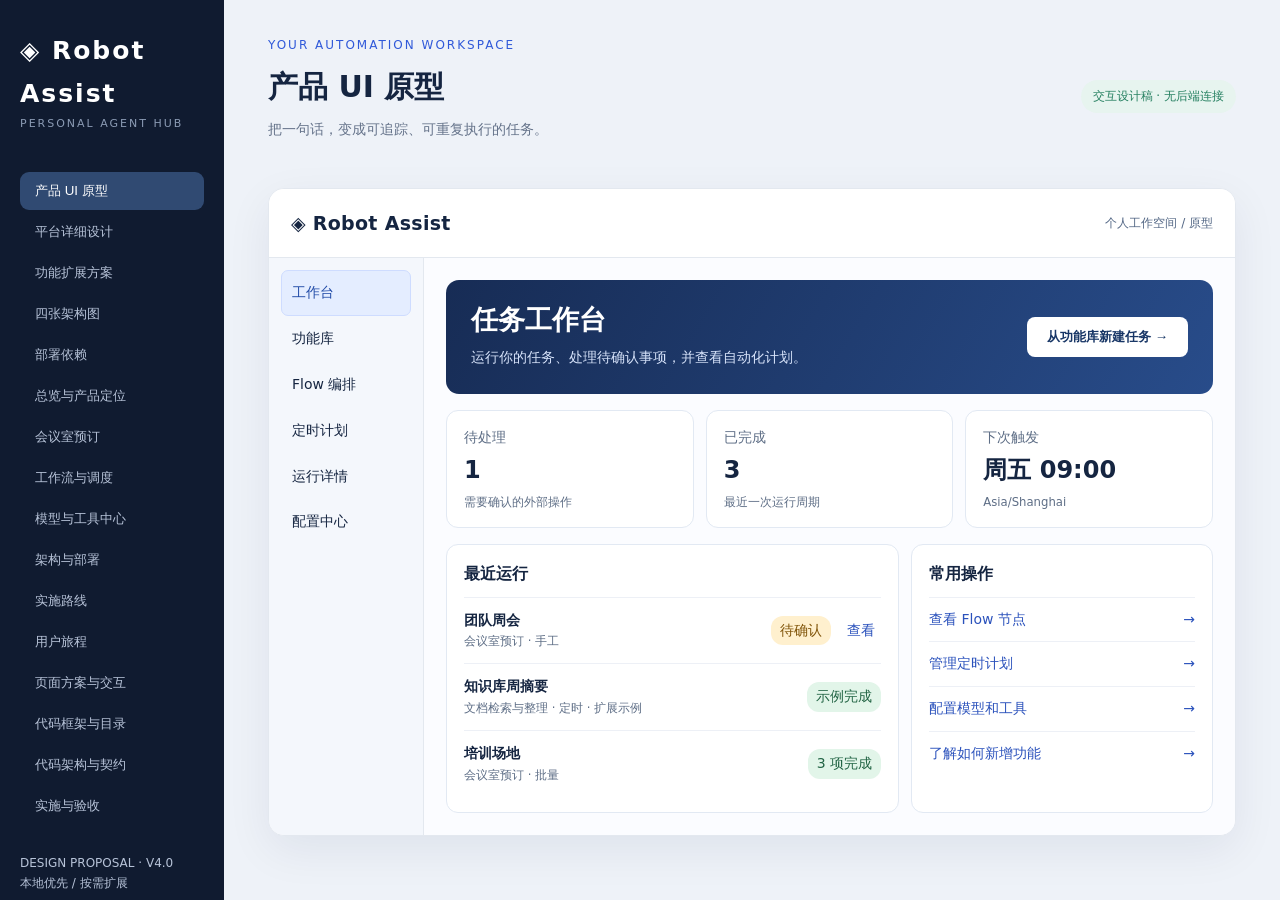
<file: assistant-design.html>
<!doctype html>
<html lang="zh-CN"><head><meta charset="utf-8"><meta name="viewport" content="width=device-width,initial-scale=1"><title>Robot Assist · 个人助手设计</title><style>
:root{--bg:#f3f5f8;--ink:#19263b;--muted:#748095;--line:#e3e8ef;--blue:#3867ed}*{box-sizing:border-box}body{margin:0;background:var(--bg);color:var(--ink);font:14px/1.7 system-ui,'Microsoft YaHei',sans-serif}aside{position:fixed;width:224px;height:100vh;background:#142238;color:#b7c3d8;padding:30px 20px}.brand{font-size:25px;color:white;font-weight:750;letter-spacing:2px}.tag{font-size:11px;letter-spacing:2px;color:#8b9bb4;margin-bottom:38px}nav button{display:block;width:100%;text-align:left;margin:8px 0;background:none;color:inherit;border:0;padding:13px 15px;border-radius:9px;cursor:pointer}nav button.active{background:#304a72;color:white}.foot{position:absolute;bottom:26px;font-size:12px}main{margin-left:224px;padding:35px 44px;max-width:1500px}header{display:flex;justify-content:space-between;align-items:center;margin-bottom:30px}.eyebrow{color:var(--blue);font-size:12px;letter-spacing:2px}h1{font-size:30px;margin:6px 0}h2{font-size:19px;margin:0 0 16px}h3{font-size:15px;margin:0 0 8px}p{color:#65738a;margin:6px 0 16px}.badge{background:#e7f4ef;color:#268061;padding:6px 12px;border-radius:20px;font-size:12px}.grid{display:grid;grid-template-columns:repeat(3,1fr);gap:18px}.two{display:grid;grid-template-columns:1.4fr 1fr;gap:20px}.card{background:white;border:1px solid var(--line);border-radius:13px;padding:24px;margin-bottom:20px}.metric{font-size:28px;font-weight:700}.label{font-size:12px;color:var(--muted)}.hero{background:linear-gradient(115deg,#20385b,#365c90);color:white;padding:30px;border-radius:14px;margin-bottom:24px}.hero p{color:#c4d4e9}.hero h2{font-size:25px}.pill{display:inline-block;padding:4px 10px;background:#eef2fc;color:#4561a0;border-radius:6px;font-size:12px;margin:4px}button.primary{background:var(--blue);color:white;border:0;padding:11px 20px;border-radius:8px;cursor:pointer}button.secondary{background:white;color:var(--blue);border:1px solid #cad6f3;padding:10px 18px;border-radius:8px;cursor:pointer}label{display:block;margin-bottom:14px;color:#52617a}input,select,textarea{width:100%;padding:10px;border:1px solid #dbe2ec;border-radius:7px;font:inherit;background:#fff;color:var(--ink);margin-top:6px}input[type=checkbox]{width:auto}textarea{height:115px;resize:vertical}.row{display:flex;gap:15px}.row>*{flex:1}table{width:100%;border-collapse:collapse;text-align:left}td,th{padding:13px 10px;border-bottom:1px solid var(--line);font-size:13px}th{color:#718098;font-weight:500}.step{border-left:2px solid #b6c8f7;padding:0 0 20px 20px;margin-left:7px}.step b{display:block}.note{padding:12px 16px;background:#fff7e7;color:#8b6c30;border-radius:8px;font-size:12px}.page{display:none}.page.active{display:block}code{background:#eef2f8;padding:2px 5px;border-radius:4px}ul{padding-left:20px;color:#65738a}.architecture{display:flex;gap:12px;align-items:stretch;flex-wrap:wrap}.node{flex:1;min-width:160px;border:1px solid #cbd9f3;background:#f6f9ff;border-radius:10px;padding:18px}.node strong{display:block;color:#345ca3}#result{white-space:pre-wrap;padding-top:15px;color:#42638b}@media(max-width:850px){aside{position:static;width:auto;height:auto}.tag,.foot{display:none}nav{display:flex;flex-wrap:wrap}nav button{width:auto}main{margin:0;padding:22px}.grid,.two{grid-template-columns:1fr}.row{flex-direction:column}header{align-items:start;gap:10px}}
aside{overflow-y:auto}.foot{position:static;margin-top:28px}nav button{margin:3px 0;padding:10px 15px}pre{white-space:pre-wrap;overflow-wrap:anywhere;background:#142238;color:#d5e2f7;padding:22px;border-radius:10px;font:13px/1.8 Consolas,monospace} .wire{background:#f4f7fc;border:1px dashed #b7c7e4;padding:16px;border-radius:10px}.wirebar{background:#dde7f8;padding:12px;margin-bottom:14px;border-radius:6px}.wirebox{background:white;border:1px solid #dce4f1;padding:20px;border-radius:6px;margin-bottom:14px;min-height:105px}table{display:block;overflow-x:auto}td{min-width:140px} @media print{aside,header .badge{display:none}main{margin:0;padding:0}.page{display:block!important;break-before:page}.card{break-inside:avoid}body{background:white}pre{background:#f1f3f8;color:#19263b}}
.product{background:white;border:1px solid var(--line);border-radius:16px;overflow:hidden}.product-top,.product-head{display:flex;justify-content:space-between;gap:12px;align-items:center}.product-top{padding:16px 22px;background:#edf3ff;border-bottom:1px solid var(--line)}.product-top span{color:#536785;font-size:12px}.product-layout{display:grid;grid-template-columns:155px minmax(0,1fr)}.product-nav{padding:12px;background:#f8faff;border-right:1px solid var(--line)}.product-nav button,.ui-flow button{display:block;width:100%;border:1px solid transparent;text-align:left;background:transparent;color:var(--ink);padding:10px;font:inherit;cursor:pointer;border-radius:7px}.product-nav button[aria-pressed=true],.ui-flow button[aria-pressed=true]{background:#e4edff;color:#224ca8;border-color:#cedcff}.product-content{padding:22px;min-height:360px}.product-head{margin-bottom:18px}.product-head h2,.product-head p{margin:0}.ui-box{padding:16px;border:1px solid var(--line);border-radius:9px;background:#f9fbfe;min-width:0}.ui-label{margin-top:22px}.chip{border-radius:12px;padding:3px 9px;display:inline-block;white-space:nowrap}.amber{background:#fff0ce;color:#805409}.green{background:#e2f5e9;color:#226444}.ui-flow span{display:block;text-align:center;color:#536785}.ui-flow button{border-color:var(--line);background:white}.diagram-index{display:flex;gap:10px;flex-wrap:wrap;margin-bottom:20px}.diagram-index a{background:white;border:1px solid var(--line);border-radius:8px;padding:8px 14px;color:#284e9d}.diagram{scroll-margin-top:20px}.graph{display:grid;gap:7px;text-align:center;margin-bottom:14px}.graph-node{background:#eaf0ff;color:#183467;padding:10px;border-radius:8px;border:1px solid #cbd9f4;font-weight:650;overflow-wrap:anywhere}.graph-node.data{background:#e3f2ec;border-color:#bfded0;color:#1c5943}.graph-node.ext{background:#f4eef9;border-color:#e1d4ef;color:#533b6c}.graph-edge{color:#4d5f7a;font-size:13px}.graph-row{display:flex;gap:10px}.graph-row>*{flex:1;min-width:0}.graph-boundary{background:#f8faff;border:1px dashed #a5b8d5;border-radius:9px;padding:12px}.graph-boundary b{display:block;margin-bottom:10px}.graph-boundary .graph-edge{margin:7px 0}.sequence td:first-child{min-width:48px}.sequence td:last-child{width:70%}
@media(max-width:1050px){.product-layout{grid-template-columns:1fr}.product-nav{display:flex;flex-wrap:wrap;border-right:0;border-bottom:1px solid var(--line);gap:5px}.product-nav button{width:auto}.product-content .grid{grid-template-columns:1fr}}@media(max-width:620px){.graph-row{flex-direction:column}.product-head,.product-top{align-items:start;flex-wrap:wrap}.product-content{padding:14px}}

.sequence-scroll{overflow-x:auto}.sequence-chart{min-width:760px;padding-bottom:12px}.sequence-head{display:grid;grid-template-columns:repeat(5,1fr);gap:6px;text-align:center}.sequence-head b{padding:8px 3px;border-radius:6px;background:#eaf0ff;color:#183467}.sequence-row{display:grid;grid-template-columns:repeat(10,1fr);min-height:56px;background:repeating-linear-gradient(to right,transparent 0,transparent calc(10% - 1px),#cbd9ed calc(10% - 1px),#cbd9ed 10%,transparent 10%,transparent 20%)}.sequence-message{align-self:center;position:relative;text-align:center;font-size:12px;background:#fff;color:#284773;border-bottom:2px solid #6487c6;padding:1px 0 4px}.sequence-message:after{content:'';position:absolute;bottom:-5px;border:4px solid transparent}.sequence-message.right:after{right:-4px;border-left-color:#6487c6}.sequence-message.left:after{left:-4px;border-right-color:#6487c6}
[data-config][aria-pressed=true]{background:#e4edff;border-color:#8ba9eb;font-weight:700}#tool-journeys,[id^=journey-]{scroll-margin-top:18px}#config-status{margin:12px 0 0}#config-fields [hidden]{display:none}#market-panel{margin-bottom:14px}#market-panel[hidden]{display:none}#market-panel summary{cursor:pointer;font-weight:700}#config-source{color:#395786}
:root{--bg:#eef2f8;--ink:#152541;--blue:#3059d9}
aside{background:#101b30}main{max-width:1680px}.product{box-shadow:0 14px 45px #10234412}.product-top{background:#fff;padding:18px 22px}.product-top strong{font-size:19px;letter-spacing:.3px}.product-content{background:#fbfcff}.product-nav{background:#f4f7fc}
.workspace-hero{display:flex;align-items:center;justify-content:space-between;gap:18px;padding:24px 25px;background:linear-gradient(120deg,#172c55,#284c8a);color:#fff;border-radius:13px}.workspace-hero h2{font-size:27px;line-height:1.2;margin:0 0 9px}.workspace-hero p{margin:0;color:#d7e3fa}.workspace-hero button{background:#fff;color:#183666;flex-shrink:0;font-weight:700}
.workspace-stats,.library-grid{display:grid;grid-template-columns:repeat(3,minmax(0,1fr));gap:12px;margin:16px 0}.workspace-stat,.workspace-block,.feature-tile{border:1px solid #e2e9f3;border-radius:12px;background:#fff;padding:15px 17px;min-width:0}.workspace-stat b{display:block;font-size:24px;line-height:1.3;margin:6px 0}.workspace-stat span,.workspace-stat small,.activity small{color:#5e6e86;display:block}.workspace-columns{display:grid;grid-template-columns:minmax(0,1.5fr) minmax(0,1fr);gap:12px}.workspace-block h3{font-size:16px;margin-bottom:9px}.activity{display:flex;align-items:center;justify-content:space-between;gap:10px;padding:11px 0;border-top:1px solid #edf0f6}.activity div:first-child{flex:1}.text-button,.jump-button{border:0;background:transparent;color:#2b52bc;cursor:pointer;font:inherit}.jump-button{display:flex;justify-content:space-between;width:100%;text-align:left;padding:10px 0;border-top:1px solid #edf0f6}.feature-tile{display:flex;flex-direction:column;align-items:flex-start}.feature-tile button{margin-top:auto}.feature-icon{background:#e9efff;border-radius:9px;padding:4px 12px;color:#3059d9;font-size:21px;margin-bottom:10px}
@media(max-width:1100px){.workspace-columns{grid-template-columns:1fr}}@media(max-width:680px){.workspace-hero{align-items:flex-start;flex-direction:column}.workspace-stats,.library-grid{grid-template-columns:1fr}.activity{flex-wrap:wrap}}
.booking-actions{display:flex;flex-wrap:wrap;gap:7px;margin-top:auto}.booking-actions button{padding:7px 10px}</style></head><body><aside><div class="brand">◈ Robot Assist</div><div class="tag">PERSONAL AGENT HUB</div><nav><button class="active" data-page="prototype">产品 UI 原型</button><button data-page="blueprint">平台详细设计</button><button data-page="extensions">功能扩展方案</button><button data-page="diagrams">四张架构图</button><button data-page="deploydeps">部署依赖</button><button data-page="overview">总览与产品定位</button><button data-page="booking">会议室预订</button><button data-page="workflow">工作流与调度</button><button data-page="integrations">模型与工具中心</button><button data-page="architecture">架构与部署</button><button data-page="roadmap">实施路线</button><button data-page="journeys">用户旅程</button><button data-page="pages">页面方案与交互</button><button data-page="framework">代码框架与目录</button><button data-page="codearch">代码架构与契约</button><button data-page="delivery">实施与验收</button></nav><div class="foot">DESIGN PROPOSAL · V4.0<br>本地优先 / 按需扩展</div></aside><main><header><div><div class="eyebrow">YOUR AUTOMATION WORKSPACE</div><h1 id="title">产品 UI 原型</h1><p>把一句话，变成可追踪、可重复执行的任务。</p></div><span class="badge">交互设计稿 · 无后端连接</span></header>

<section id="prototype" class="page active">
<div class="product">
  <div class="product-top"><strong>◈ Robot Assist</strong><span>个人工作空间 / 原型</span></div>
  <div class="product-layout">
  <div class="product-nav" aria-label="原型导航">
    <button data-view="dash" aria-pressed="true">工作台</button>
    <button data-view="library" aria-pressed="false">功能库</button>
    <button data-view="editor" aria-pressed="false">Flow 编排</button>
    <button data-view="plans" aria-pressed="false">定时计划</button>
    <button data-view="run" aria-pressed="false">运行详情</button>
    <button data-view="settings" aria-pressed="false">配置中心</button>
  </div>
  <div class="product-content">
    <div id="ui-dash" class="ui-panel">
      <div class="workspace-hero">
        <div><h2>任务工作台</h2><p>运行你的任务、处理待确认事项，并查看自动化计划。</p></div>
        <button class="primary" data-open-view="library">从功能库新建任务 <span aria-hidden="true">→</span></button>
      </div>
      <div class="workspace-stats">
        <div class="workspace-stat"><span>待处理</span><b id="ui-dash-pending">1</b><small>需要确认的外部操作</small></div>
        <div class="workspace-stat"><span>已完成</span><b>3</b><small>最近一次运行周期</small></div>
        <div class="workspace-stat"><span>下次触发</span><b>周五 09:00</b><small>Asia/Shanghai</small></div>
      </div>
      <div class="workspace-columns">
        <div class="workspace-block"><h3>最近运行</h3>
          <div class="activity"><div><b>团队周会</b><small>会议室预订 · 手工</small></div><span id="ui-dash-status" class="chip amber">待确认</span><button class="text-button" data-open-view="run">查看</button></div>
          <div class="activity"><div><b>知识库周摘要</b><small>文档检索与整理 · 定时 · 扩展示例</small></div><span class="chip green">示例完成</span></div>
          <div class="activity"><div><b>培训场地</b><small>会议室预订 · 批量</small></div><span class="chip green">3 项完成</span></div>
        </div>
        <div class="workspace-block"><h3>常用操作</h3>
          <button class="jump-button" data-open-view="editor">查看 Flow 节点 <span>→</span></button>
          <button class="jump-button" data-open-view="plans">管理定时计划 <span>→</span></button>
          <button class="jump-button" data-open-view="settings">配置模型和工具 <span>→</span></button>
          <button class="jump-button" data-open-page="extensions">了解如何新增功能 <span>→</span></button>
        </div>
      </div>
    </div>
    <div id="ui-library" class="ui-panel" hidden>
      <div class="product-head"><div><h2>功能库</h2><p>选择业务模板，或从空白 Flow 创建新的任务。</p></div></div>
      <div class="library-grid">
        <article class="feature-tile"><span class="feature-icon">▦</span><h3>会议室预订</h3><p>用提示词查询并预订会议室。支持手工、定时和批量。</p><div class="booking-actions"><button class="primary" data-open-view="reserve">手工预订</button>
<button class="secondary" data-open-page="booking" data-booking-mode="scheduled">定时计划</button>
<button class="secondary" data-open-page="booking" data-booking-mode="batch">批量预订</button></div></article>
        <article class="feature-tile"><span class="feature-icon">≡</span><h3>知识库摘要</h3><p>扩展示例。调用市场导入的 MCP 查询文档，用模型生成周期摘要。</p><button class="secondary" data-open-page="extensions">查看扩展示例</button></article>
        <article class="feature-tile"><span class="feature-icon">＋</span><h3>自定义任务</h3><p>用模型、Skill、MCP 或 CLI 节点组合一个新的 Flow。</p><button class="secondary" data-open-view="settings" data-open-config="flow">打开 Flow 配置</button></article>
      </div>
    </div>
    <div id="ui-reserve" class="ui-panel" hidden>
      <div class="product-head"><div><h2>手工预订会议室</h2><p>按需发起一次预订。输入需求、核对候选和时段，再确认提交。</p></div></div>
      <div class="diagram-index" aria-label="手工预订步骤"><span class="chip green">1 输入需求</span><span class="chip green">2 核对候选</span><span class="chip green">3 确认提交</span></div>
      <div class="two"><div class="ui-box"><label>预订需求<textarea id="ui-prompt">下周一上午 10 点，给 8 人预订一个有投屏的房间，开会一小时。</textarea></label><label>时区<select><option>Asia/Shanghai</option></select></label><button class="primary" id="ui-preview">查看示例预览</button> <button class="secondary" data-open-page="booking">查看全部预订选项</button><p id="ui-preview-hint" role="status"></p></div>
      <div class="ui-box"><h3>候选与参数</h3><p id="ui-preview-empty">生成预览后查看参数展示效果。</p><div id="ui-preview-result" hidden><p>固定示例 · 11 月 23 日 10:00–11:00</p><b>A301 · 10 人 · 支持投屏</b><p>提交策略：需要确认</p><button class="primary" data-open-view="run">查看待确认运行</button></div></div></div>
    </div>
    <div id="ui-editor" class="ui-panel" hidden>
      <div class="product-head"><div><h2>会议室预订工作流</h2><p>版本 1 · 点击节点查看参数和失败策略。</p></div><button class="secondary" data-open-page="workflow">编排设计说明</button></div>
      <div class="two"><div class="ui-box ui-flow"><button data-node="parse" aria-pressed="true">解析需求 · 模型</button><span>↓</span><button data-node="search" aria-pressed="false">查询房间 · Skill</button><span>↓</span><button data-node="approval" aria-pressed="false">确认策略 · 守卫</button><span>↓</span><button data-node="submit" aria-pressed="false">提交与核验 · Skill</button></div><div class="ui-box"><h3>节点属性</h3><p id="ui-node-detail" role="status">解析需求：使用配置的模型，把提示词转换为日期、时段、人数和设备条件。缺少必填字段时等待补充。</p></div></div>
    </div>
    <div id="ui-plans" class="ui-panel" hidden>
      <div class="product-head"><div><h2>定时计划</h2><p>管理触发时间、预订目标和暂停状态。</p></div><button class="primary" data-open-page="booking">编辑演示配置</button></div>
      <table><tr><th>计划</th><th>触发时间</th><th>会议时间</th><th>状态</th><th>操作</th></tr><tr><td>团队周会</td><td>每周五 09:00</td><td>下周一 10:00–11:00</td><td id="ui-plan-status" role="status">已启用</td><td><button class="secondary" id="ui-plan-toggle" aria-pressed="false">暂停</button></td></tr></table>
    </div>
    <div id="ui-run" class="ui-panel" hidden>
      <div class="product-head"><div><h2>团队周会</h2><p>运行 #1042 · 手工触发</p></div><span id="ui-run-status" class="chip amber" role="status">待确认</span></div>
      <div class="two"><div class="ui-box"><h3>执行时间线</h3><div class="step"><b>解析需求 · 成功</b>日期与设备条件已校验</div><div class="step"><b>查询房间 · 成功</b>A301，11 月 23 日 10:00–11:00</div><div class="step"><b id="ui-run-step">提交预订 · 等待确认</b>写操作需确认最终参数</div></div><div class="ui-box"><h3>确认参数</h3><p>会议室 A301 · 8 人 · 需要投屏</p><button class="primary" id="ui-confirm">模拟确认提交</button> <button class="secondary" id="ui-reset">重置演示</button></div></div>
    </div>
    <div id="ui-settings" class="ui-panel" hidden>
      <div class="product-head"><div><h2>配置中心</h2><p>内置 Agent 使用这里配置的模型。保存模型后，可在 Flow 选择执行方式、模型和工具。请使用示例值。</p></div><button class="secondary" data-journey="tool-journeys">查看配置旅程</button></div>
      <div class="diagram-index"><button class="secondary" data-config="model" aria-pressed="true">模型</button><button class="secondary" data-config="skill" aria-pressed="false">Skill</button><button class="secondary" data-config="flow" aria-pressed="false">Flow</button><button class="secondary" data-config="mcp" aria-pressed="false">MCP</button><button class="secondary" data-config="cli" aria-pressed="false">CLI</button></div>
      <details class="ui-box" id="market-panel">
        <summary>从我的市场导入 Skill 或 MCP</summary>
        <p>下面是市场条目的示例。正式接入使用你已有的市场地址和认证方式。</p>
        <div class="row"><label>类型<select id="market-kind"><option value="skill">Skill</option><option value="mcp">MCP</option></select></label>
        <label>搜索<input id="market-search" type="search" placeholder="输入名称或 ID"></label></div>
        <div class="row"><label>市场条目<select id="market-item"></select></label><label>版本<select id="market-version"></select></label></div>
        <p id="market-info"></p>
        <button type="button" class="primary" id="market-import">填入配置草稿</button>
        <button type="button" class="secondary" data-journey="journey-market">查看市场接入旅程</button>
      </details>
      <form class="ui-box" id="tool-config">
        <h3 id="config-title"></h3>
        <p id="config-source" hidden></p><div id="config-fields"></div>
        <button class="secondary" type="button" id="config-check">校验字段</button>
        <button class="primary" type="submit">保存演示配置</button>
        <button class="secondary" type="button" id="config-journey">查看此项旅程</button>
        <p id="config-status" role="status"></p>
      </form>
    </div>
  </div></div>
</div></section>

<section id="diagrams" class="page">
<div class="diagram-index"><a href="#diagram-system">01 系统总览</a><a href="#diagram-deploy">02 部署拓扑</a><a href="#diagram-run">03 执行时序</a><a href="#diagram-code">04 代码依赖</a></div>
<figure id="diagram-system" class="card diagram"><figcaption><h2>01 · 系统总览</h2></figcaption>
<div class="graph"><div class="graph-node">浏览器 · Web 控制台</div><div class="graph-edge">↓ HTTPS · REST / 运行事件</div><div class="graph-node">管理服务 · 配置 / 鉴权 / 调度</div><div class="graph-edge">↓ 入队　↑ 查询状态</div><div class="graph-node data">SQLite · 配置 / 任务队列 / Outbox</div><div class="graph-edge">↓ 领取任务　↑ 写入结果</div><div class="graph-node">独立 Worker · DAG / Agent 执行器</div><div class="graph-edge">↓ 调模型　　↓ 调工具　　↓ 派送事件</div><div class="graph-row"><div class="graph-node ext">模型 API</div><div class="graph-node ext">Skill / MCP / CLI</div><div class="graph-node ext">Webhook 接收方（后续）</div></div></div>
<p>管理服务与 Worker 通过数据库交接任务，浏览器关掉后任务仍可运行。Webhook 在后续阶段由事件派送器处理。</p></figure>
<figure id="diagram-deploy" class="card diagram"><figcaption><h2>02 · 部署拓扑</h2></figcaption>
<div class="graph"><div class="graph-node">个人电脑 · 浏览器</div><div class="graph-edge">↓ 本机或内网访问 · 可选 TLS 反向代理</div><div class="graph-row"><div class="graph-boundary"><b>方式 A · 同一台主机运行 Docker Compose</b><div class="graph-row"><div class="graph-node">API 容器</div><div class="graph-node">Worker 容器</div></div><div class="graph-edge">↕ 共享本机数据卷</div><div class="graph-node data">SQLite + 文件 · 密钥独立挂载</div></div><div class="graph-boundary"><b>方式 B · 一台 Linux 虚机</b><div class="graph-row"><div class="graph-node">API systemd 服务</div><div class="graph-node">Worker systemd 服务</div></div><div class="graph-edge">↕ 共享本机目录</div><div class="graph-node data">SQLite + 文件 · 密钥单独保管</div></div></div><div class="graph-edge">↓ 两种部署下，执行器按配置出站连接</div><div class="graph-row"><div class="graph-node ext">模型服务</div><div class="graph-node ext">会议室系统 / MCP 服务</div></div></div>
<p>两种方式选一种。数据库文件随 API 和 Worker 放在同一台机器的本地存储上。</p><button class="secondary" data-open-page="deploydeps">查看部署依赖明细</button></figure>
<figure id="diagram-run" class="card diagram"><figcaption><h2>03 · 会议室预订执行时序</h2></figcaption>
<div class="sequence-scroll"><div class="sequence-chart" aria-label="会议室预订消息时序图"><div class="sequence-head"><b>用户 / 调度器</b><b>API / Worker</b><b>模型 API</b><b>Skill / 会议室</b><b>数据库 / Outbox</b></div><div class="sequence-row"><div class="sequence-message right" style="grid-column:2/4">01 · 手工、定时或批量发起</div></div><div class="sequence-row"><div class="sequence-message right" style="grid-column:4/10">02 · 保存运行与输入快照</div></div><div class="sequence-row"><div class="sequence-message right" style="grid-column:4/6">03 · 解析日期、时段、人数和设备</div></div><div class="sequence-row"><div class="sequence-message right" style="grid-column:4/8">04 · 查询候选会议室</div></div><div class="sequence-row"><div class="sequence-message right" style="grid-column:2/4">05 · 确认参数（自动计划校验预授权）</div></div><div class="sequence-row"><div class="sequence-message right" style="grid-column:4/8">06 · 复查可用性，提交并核验</div></div><div class="sequence-row"><div class="sequence-message right" style="grid-column:4/10">07 · 保存结果并记录事件</div></div><div class="sequence-row"><div class="sequence-message left" style="grid-column:2/4">08 · 控制台读取最新结果</div></div></div></div><p>后续启用 Webhook 后，派送器从 Outbox 读取事件并独立重试通知。</p>
<p>提交请求超时后先查询外部结果。无法判断是否已经预订时，运行进入待核验。</p></figure>
<figure id="diagram-code" class="card diagram"><figcaption><h2>04 · 代码模块依赖</h2></figcaption>
<div class="graph"><div class="graph-node">entrypoints · 装配 API、调度器和 Worker</div><div class="graph-edge">↓ 装配用例与适配器</div><div class="graph-row"><div class="graph-node">application / runtime<br>用例与工作流执行</div><div class="graph-node ext">adapters<br>SQLite、模型、Skill、MCP、CLI、Hook</div></div><div class="graph-edge">↘ 调用接口　　　　　↙ 实现接口</div><div class="graph-node data">ports · Repository / ModelPort / ToolPort</div><div class="graph-edge">↓ 使用领域类型</div><div class="graph-node data">domain · Run / Schedule / Policy</div></div>
<p>应用层同时调用领域规则。预订扩展提供会议室专用输入与结果映射，通用调度和队列继续由平台核心负责。</p></figure></section>

<section id="deploydeps" class="page">
<div class="card"><h2>本地启动 · HTML 设计稿</h2>
<p>可直接打开 HTML，或用 Python 3 标准库启动本地 HTTP 预览。</p>
<pre>cd D:\Project\robot-assist
python -m http.server 8765 --bind 127.0.0.1</pre>
<p>浏览器打开 <a href="http://127.0.0.1:8765/assistant-design.html">本地预览</a>。在运行命令的终端按 Ctrl+C 停止。端口已占用时可更换端口和访问地址。</p></div>
<div class="card"><h2>正式应用 · 本地开发启动顺序</h2>
<table><tr><th>步骤</th><th>操作</th><th>前置依赖</th></tr>
<tr><td>初始化</td><td>安装锁定依赖，配置环境，执行数据库迁移</td><td>Python 虚拟环境、本地数据目录、主密钥文件</td></tr>
<tr><td>API</td><td>独立启动，开发时可监听 127.0.0.1:8000</td><td>迁移完成、数据目录可读写</td></tr>
<tr><td>Worker</td><td>独立启动，使用与 API 一致的数据库设置</td><td>模型连通、Skill 所需运行环境、共享本机 SQLite 文件</td></tr>
<tr><td>Web</td><td>开发时由 Vite 代理 API，发布时由 API 托管静态资源</td><td>开发热更新需要 Node.js，发布包需要包含前端构建产物</td></tr></table>
<p>当前交付为 HTML 原型。正式 API、Worker、数据库迁移与启动脚本待实现。</p></div>

<div class="card"><h2>按部署方式准备</h2><table><tr><th>依赖</th><th>Docker Compose</th><th>Linux 虚机</th></tr>
<tr><td>宿主运行环境</td><td>Docker Engine 和 Compose；可拉取或导入应用镜像</td><td>支持 systemd 的 Linux；安装与发布包兼容的 Python 和虚拟环境</td></tr>
<tr><td>应用依赖</td><td>镜像内包含 Python、锁定的运行库和已构建 Web 资源；API 与 Worker 可共用镜像</td><td>发布包包含 Web 静态资源；按锁文件安装 Python 运行库，分别注册 API 和 Worker 服务</td></tr>
<tr><td>数据库与目录</td><td>本机持久卷由两服务共享；首次启动前运行一次迁移</td><td>本机数据目录授予服务账号访问权限；首次启动前运行一次迁移</td></tr>
<tr><td>凭据</td><td>单独挂载主密钥文件；配置模型与 Skill 的凭据引用</td><td>主密钥放受限文件，systemd 注入文件路径；同样配置凭据引用</td></tr>
<tr><td>网络与时间</td><td>配置管理端口映射及容器出站；容器提供时区数据</td><td>配置监听地址、防火墙及出站；保持系统时钟同步</td></tr></table></div>
<div class="card"><h2>外部服务与可选组件</h2><table><tr><th>依赖</th><th>何时需要</th><th>上线前核对</th></tr>
<tr><td>模型 API</td><td>需要提示词解析或运行 AI 节点时</td><td>访问地址、模型标识、密钥、网络连通和最小调用测试</td></tr>
<tr><td>现有会议室 Skill</td><td>启用真实预订时</td><td>运行器、账号、内网或 VPN、查询与提交能力；若需要浏览器或 CLI，把对应运行依赖交付给 Worker</td></tr>
<tr><td>MCP / CLI</td><td>所用工作流引用对应工具时</td><td>远端 MCP 验证可达性与认证；stdio MCP 或 CLI 按清单安装运行时与二进制</td></tr>
<tr><td>TLS 反向代理</td><td>需要通过域名或远程 HTTPS 访问控制台时</td><td>域名解析、证书、代理超时及事件流支持</td></tr>
<tr><td>Webhook 接收端</td><td>启用后续通知能力时</td><td>地址可达、验签和事件去重</td></tr>
<tr><td>Node.js 与 Web 构建工具</td><td>从源码构建前端时</td><td>按项目锁文件构建；使用内含 Web 资源的镜像或发布包时，宿主可省去这套工具</td></tr></table>
<p>首期使用内嵌 SQLite 和数据库任务队列，Redis、PostgreSQL 和 Kubernetes 均可省去。</p></div>
<div class="card"><h2>启动与验收顺序</h2><ol><li>准备数据目录、主密钥与访问地址。确认模型和会议室服务的出站路径。</li><li>执行数据库迁移，再启动 API 和 Worker。检查 Web 登录、数据库读写与 Worker 心跳。</li><li>在配置中心完成模型连接测试与 Skill 只读探测。</li><li>手工检查一次预订预览及运行记录，再启用定时计划。</li><li>验证重启后配置和运行记录仍在，并留存数据库一致性备份与主密钥恢复方式。</li></ol><p>镜像、安装包和部署命令待实现后确定。会议室 Skill 的具体系统依赖以现有 Skill 的运行说明为准。</p></div>
</section>

<section id="blueprint" class="page">
<div class="hero"><h2>个人助手平台详细设计</h2><p>平台提供模型接入、内置 Agent、工具接入、Flow、调度和运行管理。会议室预订是首个业务模板。</p></div>
<div class="card"><h2>产品结构与需求落点</h2><table><tr><th>模块</th><th>职责</th><th>入口</th><th>首期交付</th></tr>
<tr><td>功能库</td><td>业务模板的发现、配置和任务入口</td><td>产品原型 → 功能库</td><td>会议室模板、空白 Flow；以第二个模板验证扩展</td></tr>
<tr><td>模型与 Agent</td><td>配置推理服务；Worker 内置执行循环</td><td>配置中心 → 模型、Flow → 执行方式</td><td>默认模型、运行级用量、固定 Flow 与受限 Agent 节点</td></tr>
<tr><td>工具中心</td><td>从用户市场引入 Skill 与 MCP；登记 CLI</td><td>配置中心 → 市场 / 工具</td><td>版本导入、环境检查、工具发现、只读试跑、启用</td></tr>
<tr><td>Flow 与计划</td><td>构造任务步骤、保存不可变发布版本、定时触发</td><td>Flow 编排、定时计划</td><td>表单编排、输入映射、分支、审批、手工/定时/批量</td></tr>
<tr><td>运行与运维</td><td>进度、结果、异常恢复、部署与备份</td><td>运行中心、系统配置</td><td>运行与节点日志、重启恢复、本地 SQLite、Docker 和虚机</td></tr>
<tr><td>消息通知</td><td>事件筛选、签名投递、重试和追踪</td><td>配置中心 → Hook</td><td>首期保存事件；后续开放投递配置</td></tr></table></div>
<div class="card"><h2>首次就绪与日常运行</h2><ol>
<li><b>准备运行环境。</b>初始化本地存储、凭据密钥和服务账号，启动管理服务与 Worker。页面分别显示 API、数据库与 Worker 是否就绪。</li>
<li><b>配置推理与市场。</b>填模型地址、ID 和凭据引用，测试模型能力；设置已有市场的目录入口与认证。在来源页确认访问与获取制品的权限。</li>
<li><b>装配功能。</b>选择业务模板或新建 Flow。从市场导入 Skill/MCP，或使用已登记的 CLI。补齐本机路径、凭据、输入输出映射和权限，试跑后启用。</li>
<li><b>发布和调度。</b>调试 Flow 后发布不可变版本。用手工运行核对结果，再创建计划，确认时区、下次触发、并发、补跑和自动授权。</li>
<li><b>处理异常。</b>在工作台处理审批、待输入和未知结果；运行详情提供失败节点、外部编号、重新核验及允许的重试操作。</li></ol>
<div class="row"><button class="secondary" data-open-page="prototype">查看工作台原型</button><button class="secondary" data-open-page="journeys">查看分角色旅程</button><button class="secondary" data-open-page="deploydeps">查看依赖与启动</button></div></div>
<div class="card"><h2>内置 Agent 如何实现</h2><p>Worker 持有执行上下文和允许的工具，把当前任务、历史结果和工具 Schema 交给所选模型。模型返回最终输出、补充问题或一个工具调用建议。Worker 验证建议并执行，直到满足输出要求或达到运行预算。</p>
<table><tr><th>阶段</th><th>Worker 的行为</th><th>持久化记录</th></tr>
<tr><td>创建</td><td>解析默认模型与工具版本，锁定 Flow、执行策略与业务输入</td><td>运行快照保存最终解析出的版本、参数和触发基准</td></tr>
<tr><td>推理</td><td>检查时间、Token 与步数预算，按模型能力选择结构化输出或工具调用</td><td>调用耗时、用量、模型标识和脱敏结果</td></tr>
<tr><td>工具决策</td><td>核验工具在当前 Flow 的白名单、输入类型、操作权限和输出边界</td><td>调用参数摘要、节点执行 ID、审批状态</td></tr>
<tr><td>暂停与续跑</td><td>缺输入或需审批时存检查点、释放 Worker；恢复时核验身份、参数摘要和剩余预算</td><td>检查点、审批记录、已经完成的工具调用</td></tr>
<tr><td>结束</td><td>校验输出 Schema；遇到超预算、取消或不明确的外部写结果时记录相应状态</td><td>业务结果、外部编号、终止原因与事件</td></tr></table>
<p>会议室首期使用确定性 Flow，将模型限制在结构化解析节点。以后可以在同一 Flow 加 Agent 节点，例如在多个只读工具之间选择检索路径。所有节点共用同一权限检查和结果记录。</p></div>
<div class="card"><h2>统一配置、版本与状态</h2><table><tr><th>资源</th><th>保存与发布</th><th>变更影响</th></tr>
<tr><td>模型配置</td><td>名称、提供方、地址、模型 ID、能力与凭据引用。保存后可连接测试，再设为默认。</td><td>默认值变化影响以后新运行。正在运行的任务使用快照中的模型配置版本。</td></tr>
<tr><td>市场来源</td><td>服务地址、认证引用、目录及制品获取适配。测试分别返回目录和下载状态。</td><td>停用后停止新的发现和导入。已安装版本仍按本机状态提供。</td></tr>
<tr><td>工具版本</td><td>记录来源、版本、摘要、操作 Schema、读写性质、依赖与权限。测试通过后启用。</td><td>版本升级并行安装。管理员可紧急禁用，执行器在新调用前重新检查权限。</td></tr>
<tr><td>Flow 与模板</td><td>草稿可编辑；发布固定输入输出、节点图、工具与策略引用。</td><td>计划选择具体发布版本。复制模板生成独立草稿，可更新或回滚到已有版本。</td></tr>
<tr><td>定时计划</td><td>保存 Flow 版本、输入、触发时间、时区、授权范围、补跑与并发策略。</td><td>暂停仅阻止未来触发。已入队运行单独取消。批量子项各有记录。</td></tr></table>
<p>凭据值单独加密，由配置引用解析。运行快照不包含明文凭据。凭据轮换后按引用取当前有效密钥，审计记录引用与密钥版本。</p></div>
<div class="card"><h2>服务接口与实现顺序</h2><table><tr><th>资源</th><th>建议接口</th><th>后端职责</th></tr>
<tr><td>模型</td><td>GET /models · POST /models · POST /models/{id}/test</td><td>保存配置引用，异步探测服务能力</td></tr>
<tr><td>市场</td><td>GET /market/sources/{id}/items · GET /market/items/{id}/versions · POST /market/imports</td><td>适配市场接口。版本导入为异步任务，返回任务 ID 和状态</td></tr>
<tr><td>工具</td><td>GET /tools · POST /tools/{id}/probe · POST /tool-versions/{id}/enable</td><td>验证运行环境、发现 MCP 工具、启用明确版本</td></tr>
<tr><td>模板和 Flow</td><td>GET /templates · POST /workflows · POST /workflows/{id}/validate · POST /workflows/{id}/publish</td><td>实例化模板，校验节点图与引用，固定版本</td></tr>
<tr><td>运行和调度</td><td>POST /runs · GET /runs/{id}/events · POST /schedules/preview</td><td>事务入队、任务状态反馈、触发时间预览及控制</td></tr></table>
<p>建议资源统一挂在 <code>/api/v1</code> 下。实现顺序为基础存储和任务队列 → 模型与 Worker → 市场和工具 → Flow 和调度 → 首个业务模板 → 扩展验证。市场接口与会议室 Skill 的实际能力需对照现有系统确认，两个适配器可以先用测试替身验证平台闭环。</p></div>
<div class="card"><h2>发布验收</h2><ul>
<li>干净环境部署后，通过 Web 配置模型；从市场导入指定版本的 Skill 和 MCP，并能分别验证运行环境和工具发现。</li>
<li>通过 CLI 节点传入受约束参数并解析输出；通过 Agent 节点使用已授权工具，调试记录能解释为什么结束或暂停。</li>
<li>会议室模板完成手工、定时、批量预订；重复触发、外部超时、换版本及关闭计划都有可复现的结果。</li>
<li>新增知识库摘要时复用配置中心、Flow、调度和运行记录；Docker 与虚机都能恢复备份并启动。</li>
</ul><button class="secondary" data-open-page="delivery">查看实施工作包和测试矩阵</button></div>
</section>
<section id="extensions" class="page">
<div class="hero"><h2>如何新增业务功能</h2><p>功能库展示模板，Flow 描述步骤，工具提供能力，Worker 统一执行。按新增需求的差异决定要写多少代码。</p></div>
<div class="card"><h2>扩展点和代码位置</h2><table><tr><th>变化</th><th>实现位置</th><th>具体改动</th></tr>
<tr><td>复用已有模型和工具完成一个新任务</td><td><code>templates/&lt;feature-id&gt;/</code></td><td>新增模板清单、输入输出 Schema、Flow 和样例数据；使用 Schema 生成表单及通用结果页。</td></tr>
<tr><td>从现有市场引入新的 Skill 或 MCP</td><td>市场与工具注册 UI</td><td>导入版本、设置凭据与权限、验证运行环境、在 Flow 绑定工具操作。通常只需配置。</td></tr>
<tr><td>新增一种工具协议或模型提供方</td><td><code>adapters/</code> + 启动装配</td><td>实现对应端口与契约测试，登记配置 Schema、认证信息和能力标记，交给 Worker 调用。</td></tr>
<tr><td>添加业务校验、写操作核验或专用结果</td><td><code>modules/&lt;feature-id&gt;/</code></td><td>注册节点处理器，定义业务状态与数据实体。会议室的房间选择、批量分项和外部编号属于这层。</td></tr>
<tr><td>添加业务专用界面</td><td><code>apps/web/src/features/&lt;feature-id&gt;/</code></td><td>注册功能库入口、业务表单或结果组件。通用运行中心使用同一运行 ID 查进度与日志。</td></tr>
<tr><td>新增通知渠道</td><td><code>adapters/notifications/</code></td><td>消费统一事件，转换渠道格式并记录投递结果。按 event_id 提供去重依据。</td></tr></table></div>
<div class="card"><h2>模板清单示例 · 知识库周摘要</h2><div class="two"><div>
<pre>id: knowledge-weekly-digest
version: 1
title: 知识库周摘要
input_schema: input.schema.json
result_schema: digest.schema.json
workflow: flow.json
tool_dependencies:
  - slot: knowledge_lookup
    kind: mcp
    capability: search_docs
    effect: read
configuration:
  model_ref: default
  result_view: markdown
triggers: [manual, schedule]</pre></div><div>
<ol><li>从市场导入知识库 MCP，探测并选择已允许的文档查询操作。</li><li>复制摘要模板，填写查询范围、关键词、每周时间区间与输出要求，并将工具绑定到查询槽位。</li><li>顺序执行「查询文档 → 模型摘要 → 保存结果」。模型结构化输出标题、要点与来源列表。</li><li>手工试跑，核对来源与空结果。发布后可设为每周五运行；Hook 上线后订阅摘要完成事件。</li></ol>
<p>现有 MCP 和通用 Markdown 结果组件满足要求时，新增模板文件即可。若需要知识来源筛选组件，再注册该模板专用页面。</p></div></div></div>
<div class="card"><h2>模板发现、校验与升级</h2><ol><li>系统启动时登记内置模板清单。模板 ID 全局唯一，版本不可覆盖，清单声明所需节点类型和工具槽位。</li><li>用户从功能库实例化后得到 Flow 草稿。发布校验图、Schema、工具版本、权限、凭据引用及副作用策略。未绑定必需槽位时，页面指出缺失项。</li><li>新增版本可在同一环境并行测试。已有运行保留旧版本快照，计划切换前展示参数和权限变化。</li><li>用契约测试覆盖工具输入输出，用一条端到端用例覆盖创建、运行和结果展示。测试时将模型、市场及工具替换为可控服务。</li></ol>
<button class="secondary" data-open-page="framework">查看前后端目录结构</button></div>
</section>
<section id="overview" class="page"><div class="hero"><div class="eyebrow" style="color:#aac9ff">LIGHTWEIGHT BY DESIGN</div><h2>一个入口，管理你的 AI 与自动化。</h2><p>自然语言表达意图，工作流约束执行；定时、手工、批量共享同一套任务引擎。</p><span class="pill">Docker / 虚机</span><span class="pill">Skill · MCP · CLI</span><span class="pill">可审计执行</span></div><div class="grid"><div class="card"><div class="label">首个业务场景</div><div class="metric">会议室预订</div><p>提示词驱动，计划可控。</p></div><div class="card"><div class="label">最小部署形态</div><div class="metric">2 个进程</div><p>管理服务 + 任务执行器。</p></div><div class="card"><div class="label">扩展核心</div><div class="metric">工作流模板</div><p>新增场景无需重写平台。</p></div></div><div class="two"><div class="card"><h2>产品边界</h2><p>面向个人的 Agent 任务控制台：集中管理模型、工具、业务模板、调度与结果。</p><ul><li>模型负责理解提示词与生成结构化参数。</li><li>工作流负责校验、分支、重试与结果确认。</li><li>工具适配层负责调用现有会议室 Skill。</li><li>平台保存配置与审计记录，不在首期重建会议室系统。</li></ul></div><div class="card"><h2>统一任务生命周期</h2><div class="step"><b>触发 → 排队</b>手工 / 定时 / 批量 / 后续 API</div><div class="step"><b>解析 → 校验 → 执行</b>明确资源、时间与授权边界</div><div class="step"><b>确认结果 → 记录 → 通知</b>成功、部分成功、失败、结果待确认</div></div></div></section>
<section id="booking" class="page"><div class="note">以下配置和运行仅用于浏览器演示；不会连接模型或真实预订。保存只写入本机浏览器，不存储密钥。</div><br><div class="two"><div class="card"><h2>会议室预订计划</h2><label><input id="enabled" type="checkbox" checked> 启用此计划（关闭后禁止新触发，运行中任务单独取消）</label><label>计划名称<input id="plan" value="每周团队例会"></label><label>预订提示词<textarea id="prompt">为下周一上午 10:00–11:00 预订一个可容纳 8 人、带投屏的会议室，优先 A 座三层；没有符合条件的房间时通知我，不自动改时间。</textarea></label><div class="row"><label>触发方式<select id="mode"><option value="manual">手工执行</option><option value="scheduled">定时执行</option><option value="batch">批量执行</option></select></label><label>时区<select id="zone"><option>Asia/Shanghai</option><option>UTC</option></select></label></div><div id="schedule" hidden><label>每天触发时间<input id="time" type="time" value="09:00"></label><p>演示为每天触发；正式版支持每周、指定日期和 Cron，并预览下次触发时间。</p></div><div id="batch" hidden><label>批量目标日期（每行 YYYY-MM-DD）<textarea id="dates" placeholder="2026-11-23&#10;2026-11-30"></textarea></label><p>每个日期生成独立子任务；日期覆盖提示词中的相对日期，时间和房间条件沿用提示词。</p></div><label>执行策略<select id="policy"><option>先预览，确认后提交</option><option>校验通过后自动提交（预先授权）</option></select></label><button class="primary" id="preview">生成执行预览</button> <button class="secondary" id="save">保存演示配置</button><div id="result" role="status"></div></div><div><div class="card"><h2>预订的关键规则</h2><ul><li>以实际触发时间与配置时区解析“下周一”，同时保存解析基准。</li><li>缺少日期、时长或关键条件时进入待补充状态，不猜测提交。</li><li>正式提交前再次校验可用性；冲突时按明确的备选规则处理。</li><li>同一计划、目标时段和资源使用幂等键，防止重复预订。</li><li>写操作超时后先查询结果；无法确认则标记“待确认”，不盲目重试。</li><li>批量任务独立记录结果，仅重试明确失败的子任务。</li></ul></div><div class="card"><h2>运行记录示例</h2><table><tr><th>子任务</th><th>结果</th></tr><tr><td>11/23 · A301</td><td>成功 · 返回预订编号</td></tr><tr><td>11/30 · 待选房间</td><td>无可用房间</td></tr><tr><td>12/07 · A302</td><td>待确认 · 提交响应超时</td></tr></table><p>示例数据，不代表真实预订。</p></div></div></div></section>
<section id="workflow" class="page"><div class="card"><h2>工作流：让 Agent 在明确边界内执行</h2><div class="architecture"><div class="node"><strong>01 触发</strong>手工 / Cron / 批量</div><div class="node"><strong>02 AI 解析</strong>提示词 → JSON Schema</div><div class="node"><strong>03 条件与审批</strong>参数校验 / 授权策略</div><div class="node"><strong>04 工具执行</strong>Skill / MCP / CLI</div><div class="node"><strong>05 结果处理</strong>持久化 / Hook</div></div><p style="margin-top:18px">首期使用表单配置有向无环图与 JSON 导入导出；可视化拖拽编辑器放到第二阶段。支持工具节点、模型节点、条件节点、人工确认节点、通知节点。</p></div><div class="two"><div class="card"><h2>调度语义</h2><ul><li>计划与执行实例分离，启停不删除历史记录。</li><li>调度器事务写入触发记录和任务；唯一键避免重启重复入队。</li><li>默认错过触发直接跳过，可配置补跑一次及过期窗口。</li><li>默认同计划不重叠；支持排队或跳过，限制批量并发。</li><li>保存 IANA 时区；夏令时重复时段默认只执行一次。</li></ul></div><div class="card"><h2>执行与恢复</h2><ul><li>Worker 领取任务后持有租约并发送心跳。</li><li>进程崩溃后回收过期租约；写操作先核对外部结果。</li><li>节点级超时、退避重试、最大步数和 Token 预算。</li><li>运行固定引用工作流、提示词和 Skill 版本。</li><li>取消停止后续节点；已完成外部预订需另行取消操作。</li></ul></div></div></section>
<section id="integrations" class="page"><div class="grid"><div class="card"><h2>模型配置</h2><p>Provider 适配器 + 兼容接口。</p><ul><li>Base URL、模型名、密钥引用</li><li>连接测试、超时与预算</li><li>任务级模型覆盖</li><li>记录用量，敏感提示词脱敏</li></ul></div><div class="card"><h2>工具注册中心</h2><p>统一发现与调用协议。</p><ul><li>Skill：清单、说明、资源、版本</li><li>MCP：stdio / HTTP 适配</li><li>CLI：命令白名单与参数数组</li><li>工具输入输出 JSON Schema</li></ul></div><div class="card"><h2>消息与 Hook</h2><p>事件总线预留，后续启用。</p><ul><li>成功 / 失败 / 待审批事件</li><li>HTTP Webhook 与渠道适配器</li><li>HMAC 签名、时间戳、防重放</li><li>指数重试、死信、手工重投</li></ul></div></div><div class="card"><h2>配置管理界面范围</h2><table><tr><th>配置域</th><th>核心能力</th></tr><tr><td>模型与凭据</td><td>密钥独立加密存储，页面只显示掩码；备份与主密钥分离</td></tr><tr><td>Skill / MCP / CLI</td><td>安装登记、权限清单、版本锁定、健康检查、禁用与升级</td></tr><tr><td>工作流与计划</td><td>草稿、发布版本、启停、预览、历史回滚</td></tr><tr><td>执行记录</td><td>节点日志、工具输入输出摘要、错误分类、批量结果、脱敏导出</td></tr></table><p>不假定所有 Skill 有相同运行格式：首期接入已有会议室 Skill 时，明确其运行器、认证方式、输入输出和结果查询能力。</p></div></section>
<section id="architecture" class="page"><div class="card"><h2>推荐架构 · 模块化单体 + 隔离执行</h2><div class="architecture"><div class="node"><strong>Web 控制台</strong>Vue 3 + TypeScript<br>静态资源由 API 服务托管</div><div class="node"><strong>管理服务</strong>FastAPI / REST<br>配置、鉴权、调度、审计</div><div class="node"><strong>Worker</strong>Agent 循环 / DAG 引擎<br>模型与工具适配器</div><div class="node"><strong>持久层</strong>SQLite WAL / 文件目录<br>配置、队列、状态、产物</div></div></div><div class="two"><div class="card"><h2>部署方案</h2><p><b>Docker Compose：</b>api + worker 两个容器，共享本机数据卷；首期单 Worker，通过数据库事务领取任务。SQLite 放本地磁盘，不放网络文件系统。</p><p><b>轻量虚机：</b>同一发布包，systemd 分别托管 API 与 Worker；无需容器也能运行。</p><p><b>资源估算：</b>外部模型 API 场景可从 1–2 vCPU / 1–2 GB 内存起步，需压测验证；浏览器自动化和本地模型另计。</p><p><b>扩容路径：</b>数据库切换 PostgreSQL，再按吞吐引入消息队列和多 Worker，保留工作流与工具协议。</p></div><div class="card"><h2>运行边界</h2><ul><li>默认仅本机或内网访问，远程访问配置 TLS 和登录鉴权。</li><li>执行器非 root，限制目录、网络、进程时间与资源。</li><li>不挂载 Docker socket；不把模型输出直接拼接成 shell。</li><li>API 和调度不能依赖网页持续打开。</li><li>数据库一致性备份、配置导出和恢复演练。</li><li>健康检查与磁盘、任务积压、失败率监控。</li></ul></div></div><div class="card"><h2>核心数据与接口</h2><p><code>WorkflowVersion</code> → <code>Schedule</code> → <code>Run</code> → <code>StepRun</code>；另设 <code>Tool</code>、<code>CredentialRef</code>、<code>BookingItem</code>、<code>EventOutbox</code>。</p><p>计划保存时区、触发规则、启停与补跑策略；运行保存版本快照、幂等键、租约、状态与错误；预订项保存外部编号及确认状态。</p><p><code>POST /runs</code> 手工触发 · <code>POST /runs/preview</code> 参数预览 · <code>POST /runs/{id}/approve</code> 确认执行 · <code>PATCH /schedules/{id}</code> 更新计划 · <code>GET /runs/{id}</code> 查看进度</p><p>任务结果和事件 Outbox 同事务写入；消息派发为至少一次投递，接收端通过 event_id 去重。</p></div></section>
<section id="roadmap" class="page"><div class="grid"><div class="card"><span class="pill">阶段 1 · MVP</span><h2>平台与首个业务闭环</h2><p>单用户登录、模型配置、内置 Agent、基础 Flow 与市场接入、Skill/MCP/CLI 适配、执行日志、Docker 与虚机部署；会议室模板验证手工、定时和批量。</p><b>验收：</b><p>真实预订可查；重启不重复提交；停用计划不再触发；批量失败独立可见。</p></div><div class="card"><span class="pill">阶段 2 · 平台化</span><h2>丰富编排与业务模板</h2><p>扩展节点类型和编排能力，增加业务模板、工具细粒度权限与用量分析。</p><b>验收：</b><p>新增一个非预订业务模板，不修改调度和运行记录核心。</p></div><div class="card"><span class="pill">阶段 3 · 连接更多服务</span><h2>推送与规模扩展</h2><p>Webhook、消息渠道、失败重投、拖拽编排；按负载引入 PostgreSQL 和多执行节点。</p><b>验收：</b><p>通知故障不影响任务结果；重投可去重；任务可安全恢复。</p></div></div><div class="card"><h2>实施前需要对齐的接口</h2><p>已有会议室 Skill 的文件或接入规范、登录凭据方式、是否支持查询与取消、预订开放时间、批量数量上限，以及目标部署机器能否访问模型与会议室服务。</p><p>当前默认：个人单用户、外部模型 API、Asia/Shanghai 时区、一个管理实例与一个执行器。以上是设计假设，可按实际环境调整。</p></div></section><section id="journeys" class="page"><div class="hero"><div class="eyebrow">USER JOURNEYS</div><h2>从第一次配置，到无人值守运行</h2><p>设计目标：每个任务都有明确入口、可检查的执行计划、可解释的状态，以及失败后的下一步。</p></div><div class="card"><h2>角色、目标与默认假设</h2><table><tr><th>角色</th><th>关注点</th><th>设计回应</th></tr><tr><td>个人使用者</td><td>在一个工作台运行不同类型的个人任务</td><td>业务模板、最近输入、预览卡片、保存为计划</td></tr><tr><td>配置管理员（首期同一用户）</td><td>凭据有效、费用可控、机器稳定</td><td>连接测试、权限边界、用量、备份与健康状态</td></tr><tr><td>未来模板维护者</td><td>增加业务不用修改核心</td><td>版本化模板、工具契约、业务扩展模块、调试运行</td></tr></table><p>首期单用户，但所有业务数据保留 owner_id；不把多租户、团队权限或公开注册放进 MVP。</p></div><div class="card"><h2>旅程 01 · 首次启用（首次成功的最短路径）</h2><table><tr><th>阶段 / 页面</th><th>用户动作</th><th>系统反馈</th><th>失败与退出路径</th></tr><tr><td>部署 → 初始化向导</td><td>打开地址，设置管理员密码与时区</td><td>初始化完成后关闭公开初始化入口</td><td>数据目录不可写则给出目录与修复建议</td></tr><tr><td>模型接入</td><td>填写服务地址、模型、密钥</td><td>执行最小连接测试，展示延迟与错误摘要</td><td>认证失败可重填；允许保存草稿但不能运行 AI 节点</td></tr><tr><td>工具接入</td><td>登记现有会议室 Skill 与凭据引用</td><td>展示工具能力、权限和版本；执行只读探测</td><td>缺少依赖展示具体缺项，不使用真实预订做健康检查</td></tr><tr><td>安装预订模板</td><td>选择默认模型、时区与提交策略</td><td>模板就绪，显示“创建首次预订”入口</td><td>查询结果能力缺失时，明确写操作恢复限制</td></tr><tr><td>首次试运行</td><td>输入一句话 → 查看参数 → 确认</td><td>展示预订编号、房间与实际时段</td><td>失败定位到节点，可编辑参数重新生成新运行</td></tr></table><p>验收：首次配置后无需改代码即可发起任务；连接测试结果与实际预订结果在界面上明确分开。</p></div><div class="card"><h2>旅程 02 · 临时手工预订</h2><div class="architecture"><div class="node"><strong>表达需求</strong>“明天 14 点，8 人，1 小时，有投屏”</div><div class="node"><strong>解释与补全</strong>显示绝对日期、时区、人数、设备；缺少楼栋可按明确默认值</div><div class="node"><strong>选择与确认</strong>候选房间列表；提交前展示最终参数</div><div class="node"><strong>查看结果</strong>外部编号、时间、房间；保存为周期计划</div></div><p>预览通过并不锁房。确认时重新检查可用性；候选失效返回冲突页，可重新选择。确认令牌绑定预览版本、参数摘要、有效期和用户，防止确认后参数被悄悄替换。</p></div><div class="card"><h2>旅程 03 · 周期自动预订</h2><table><tr><th>步骤</th><th>需要解释的规则</th><th>页面表现</th></tr><tr><td>手工任务 → 保存为计划</td><td>区分触发时间与会议时间</td><td>“每周五 09:00 触发，为下周一 10:00 预订”分成两栏</td></tr><tr><td>设置时间与窗口</td><td>预订系统开放窗口、时区、节假日策略</td><td>展示未来 5 次触发及对应目标会议日期；节假日支持后置扩展</td></tr><tr><td>选择自动提交策略</td><td>限定房间范围、最大时长、批量上限</td><td>展示授权摘要；超出范围进入待确认</td></tr><tr><td>启用</td><td>启用不默认立即补跑</td><td>明确下次执行时间；另设“立即运行一次”</td></tr><tr><td>暂停 / 修改</td><td>暂停影响未来触发，修改创建新版本</td><td>显示运行中实例数量；对运行中实例单独操作</td></tr></table></div><div class="card"><h2>旅程 04 · 批量预订与部分失败</h2><p>选日期或粘贴日期列表 → 去重与检查 → 生成逐项预览 → 确认批次 → 分项执行 → 查看汇总。输入错误定位具体行；提交前显示有效项、无效项与总量，不静默丢弃错误日期。</p><table><tr><th>结果</th><th>用户看到什么</th><th>允许的操作</th></tr><tr><td>成功</td><td>房间、时段、外部编号</td><td>查看；若工具支持可发起取消工作流</td></tr><tr><td>明确失败</td><td>无房 / 凭据过期 / 参数不合法</td><td>修正后重试此项，保持原始记录</td></tr><tr><td>结果未知</td><td>已提交但响应超时</td><td>查询外部状态或人工确认；禁用直接重复提交</td></tr><tr><td>尚未执行</td><td>排队序号、限流原因</td><td>取消未开始项</td></tr></table><p>批量不是跨多个会议的原子事务；默认允许部分成功，不自动取消已成功项。若用户要求全成全败，需要工具提供可验证的补偿能力，否则明确不支持。</p></div><div class="two"><div class="card"><h2>旅程 05 · 定时失败后的处理</h2><p>收到失败事件 → 打开运行详情 → 定位失败节点 → 修复凭据或参数 → 创建关联重试运行 → 确认结果。错误提示同时提供原因、影响范围和可执行动作。</p><p>凭据失效可暂停相关计划；消息推送失败只影响通知，不把已经成功的预订改成失败。</p></div><div class="card"><h2>旅程 06 · 新增其他功能</h2><p>登记工具 → 编写输入 Schema → 创建工作流草稿 → 只读调试 → 设置写操作策略 → 发布模板 → 手工运行 → 添加计划。</p><p>未来示例：日报汇总、信息检索、资料整理。扩展可复用模型、执行器、计划、日志与通知。</p></div></div>
<div class="card" id="tool-journeys"><h2>工具接入与工作流使用</h2>
<p>路径：产品 UI 原型 → 配置中心 → 选择工具类型 → 填写并校验 → 在 Worker 环境测试 → 启用 → 绑定 Flow → 手工试运行 → 按需配置定时计划。</p>
<button class="secondary" data-open-page="prototype" data-open-view="settings">打开配置中心原型</button></div>
<div class="card" id="journey-model"><h2>模型与内置 Agent · 首次配置</h2><ol>
<li>打开「配置中心 → 模型」，填写 API 类型、Base URL、模型 ID、凭据引用与超时，保存为默认模型。正式应用由 Worker 测试连接及任务所需的结构化输出或工具调用能力。</li>
<li>打开 Flow 并选择执行方式。会议室模板使用固定工作流，模型负责提取预订条件，Worker 按节点执行。开放式任务可选择内置 Agent，由 Worker 运行模型和工具调用循环，执行工具权限、步数上限及审批规则。</li></ol>
<p>Agent 执行器属于应用。模型提供推理，可以部署在外部或本地。Skill、MCP 和 CLI 提供任务工具；市场负责提供 Skill 包和 MCP 服务定义。</p></div>
<div class="card" id="journey-market"><h2>市场接入旅程 · 从发现到启用</h2>
<ol><li><b>连接自己的市场。</b>在「配置中心 → 市场来源」填写名称、服务地址和认证引用。Worker 与市场可能处在不同网络，分别检查目录访问、包下载和运行所需的网络。</li>
<li><b>找条目、选版本。</b>按 Skill / MCP 分类检索。详情显示发布者、版本、运行依赖、权限、安装方式和版本信息。用户选定版本后生成草稿。</li>
<li><b>导入。</b>Skill 下载指定版本的包，检查摘要与目录结构，存到 Worker 可读的版本目录。MCP HTTP 条目导入端点与协议配置。MCP stdio 条目导入运行清单，运行器或安装包按市场提供的方式准备。</li>
<li><b>补齐本机配置。</b>填写凭据引用、确认网络与目录访问范围，交由 Worker 做只读探测或工具发现。探测通过后启用并绑定 Flow，先手工试看结果，再设置定时。</li>
<li><b>更新。</b>新版并行导入、测试并发布为新工具版本；已有 Flow 和定时计划继续引用原版本，直至显式切换。市场暂不可达时保留已经安装的 Skill 和已保存的 MCP 配置。远程 MCP 的在线状态独立检查。</li></ol>
<table><tr><th>接入边界</th><th>设计契约</th></tr><tr><td>市场来源配置</td><td>名称、目录地址、认证引用、支持类型、连接测试；按实际市场接口实现适配。</td></tr><tr><td>目录与版本</td><td>CatalogPort.search(kind, query)、get_version(item_id, version)。返回发布者、版本、摘要、权限和获取方式。</td></tr><tr><td>导入记录</td><td>保存 source_id、item_id、version、digest（制品可用时）、本机配置与验证结果。状态：草稿 → 获取中 → 待配置 → 待测试 → 已启用；失败显示原因和重试入口。</td></tr><tr><td>获取与校验</td><td>制品下载到暂存区。校验通过后再发布到版本目录。远程端点保存来源信息及工具发现时观察到的输入契约。</td></tr></table>
<p>市场 API、认证方式和制品格式按你现有市场的接口确定。CLI 继续通过本机登记接入。</p></div>
<div class="card" id="journey-skill"><h2>旅程 07 · 导入现有会议室 Skill</h2><ol>
<li>在市场选择现有会议室 Skill 的版本导入，或在配置中心手工登记。确认名称、Worker 可读的目录、运行适配方式、版本和凭据引用。若采用 Agent Skills 目录格式，系统读取 <code>SKILL.md</code>，展示描述和可用资源。<a href="https://agentskills.io/specification">Agent Skills 规范</a></li>
<li>根据实际 Skill 映射可用操作、输入字段与结果，例如将候选查询和提交分开。Worker 检查文件权限、运行时依赖与账号，优先使用只读查询测试。</li>
<li>创建会议室 Flow，绑定 Skill 版本。将日期、时段、人数和设备映射到查询节点，将选中的房间和确认结果传给提交节点。</li>
<li>手工运行时先核对候选与审批；定时自动提交须满足计划授权范围。缺文件时查 Worker 的挂载路径，凭据失效时更新引用，提交超时后先核验外部结果。</li>
</ol></div>
<div class="card" id="journey-mcp"><h2>旅程 08 · 连接 MCP 服务</h2><ol>
<li>从市场导入服务定义或手工添加。Streamable HTTP 需核对端点和认证引用，stdio 需确认 Worker 内的可执行文件、独立参数和环境变量引用。<a href="https://modelcontextprotocol.io/specification/2025-06-18/basic/transports">MCP 传输规范</a></li>
<li>从 Worker 发起连接测试，展示连接和工具发现结果。选择允许使用的工具，核对输入格式、访问范围和副作用。</li>
<li>在 Flow 添加 MCP 工具节点，选择已启用服务及工具，例如「知识库 → 查询文档」，把上一步的关键词映射到工具输入。先手工运行，核对输出和错误记录，再启用定时计划。</li>
<li>HTTP 连接失败时检查地址、网络和认证；stdio 失败时检查 Worker 内的路径、权限和依赖。工具消失或输入格式变化时重新发现、检查映射并发布新 Flow 版本。</li>
</ol></div>
<div class="card" id="journey-cli"><h2>旅程 09 · 登记并调用 CLI</h2><ol>
<li>填写 Worker 内的绝对可执行路径、固定子命令、允许的参数、工作目录和超时。真实运行使用参数数组，按类型填充参数。</li>
<li>使用版本探测或只读样例测试，检查退出码和输出。预先约定输出格式，例如 JSON；失败日志保留退出码及脱敏错误摘要。</li>
<li>在 Flow 选择已登记的 CLI，例如「报告生成 → 生成摘要」，将前序节点的产物 ID 映射到明确的参数。Worker 校验该产物路径后执行，将 JSON 输出传给下一节点。</li>
<li>工具缺失时补齐镜像或虚机依赖；参数错误时修订映射；输出格式变化时重新验证。写入文件的节点需限定可写目录。</li>
</ol></div>
<div class="card" id="journey-flow"><h2>旅程 10 · 从配置到发布 Flow</h2>
<p>新增草稿 → 选择触发方式 → 添加模型或工具节点 → 映射输入与输出 → 设置审批及失败分支 → 用样例执行 → 发布版本 → 建立定时计划。</p>
<p>以会议室为例，Flow 保存「怎么执行」，计划保存「什么时候执行、传什么参数」。修改工具版本或节点映射时发布新 Flow 版本，计划再选择是否切换。</p>
</div>
</section>
<section id="pages" class="page"><div class="hero"><div class="eyebrow">INFORMATION ARCHITECTURE</div><h2>页面方案：从入口到异常状态</h2><p>下面描述正式产品的页面契约。当前 HTML 是设计文档，已有会议室页面提供局部交互演示。</p></div><div class="card"><h2>导航与路由地图</h2><table><tr><th>一级导航</th><th>路由</th><th>页面职责</th><th>主要动作</th></tr><tr><td>工作台</td><td>/dashboard</td><td>待办、近期执行、系统健康、下次计划</td><td>新建任务、处理待确认、查看失败</td></tr><tr><td>助手任务</td><td>/tasks/new · /tasks/:id</td><td>自然语言输入、任务预览、模板选择</td><td>解析、补充、确认、保存为计划</td></tr><tr><td>会议室</td><td>/bookings · /bookings/new</td><td>预订业务视图与批量结果</td><td>手工预订、批量导入、查询</td></tr><tr><td>工作流</td><td>/workflows · /workflows/:id/edit</td><td>模板、草稿、节点编排与版本</td><td>调试、发布、复制、回滚</td></tr><tr><td>定时计划</td><td>/schedules · /schedules/:id</td><td>触发规则、目标参数、执行策略</td><td>启停、立即执行、预览下次触发</td></tr><tr><td>运行中心</td><td>/runs · /runs/:id</td><td>实例、节点、产物、审计</td><td>筛选、取消、审批、关联重试</td></tr><tr><td>模型与工具</td><td>/settings/models · /tools</td><td>连接器、工具版本、运行环境</td><td>测试、登记、禁用、升级</td></tr><tr><td>通知与系统</td><td>/settings/hooks · /settings/system</td><td>通知渠道、存储、备份、时区</td><td>测试通知、导出、恢复指引</td></tr></table></div><div class="card"><h2>页面布局蓝图 · 工作台</h2><div class="wire"><div class="wirebar">顶部：全局搜索 / 新建任务 / 用户菜单</div><div class="grid"><div class="wirebox">需要你处理<br><b>待确认 / 待补充 / 结果未知</b></div><div class="wirebox">最近执行<br><b>成功率 / 失败 / 部分成功</b></div><div class="wirebox">接下来<br><b>未来 24 小时计划</b></div></div><div class="two"><div class="wirebox">近期运行列表<br>任务名称 · 触发来源 · 状态 · 耗时 · 查看详情</div><div class="wirebox">服务健康<br>模型 / Worker / 工具 / 数据存储</div></div></div><p>空状态：首次使用显示初始化清单；无运行历史显示示例提示词。加载失败保留导航和重试入口，不用“暂无数据”掩盖连接错误。</p></div><div class="card"><h2>页面布局蓝图 · 预订创建与预览</h2><div class="wire"><div class="wirebar">创建预订　① 输入需求　→　② 核对参数　→　③ 执行结果</div><div class="two"><div class="wirebox">左侧主区<br>模板选择 / 提示词 / 日期与时区 / 批量列表<br><br>结构化结果可编辑：日期、开始结束、人数、设备、楼栋</div><div class="wirebox">右侧摘要<br>目标时间与触发时间分开<br>候选房间 / 授权范围 / 预计任务数<br><br>主按钮：生成预览 → 确认提交</div></div></div><p>修改结构化参数后使旧确认失效，重新校验。模型解释作为辅助信息；实际提交参数始终使用结构化字段。按钮按状态改变，不把“生成预览”和“真实提交”放在同一动作里。</p></div><div class="card"><h2>页面布局蓝图 · 工作流编辑器</h2><div class="wire"><div class="wirebar">工作流名称 / 草稿版本 / 校验 / 调试 / 发布</div><div class="grid"><div class="wirebox">节点库<br>模型、工具、条件、人工确认、转换、通知</div><div class="wirebox">有序节点 / DAG<br>连线与分支<br>显示输入输出引用</div><div class="wirebox">属性面板<br>节点参数 / 输入映射<br>超时 / 重试 / 权限<br>输出 Schema</div></div><div class="wirebox">底部调试区：每一步输入 / 输出摘要 / 校验错误 / 用量</div></div><p>MVP 先以节点表单和顺序列表实现上述信息结构；任意循环、子工作流和拖拽画布后置。发布前检查无环、引用存在、输入类型、不可达节点、必需凭据及写操作授权。</p></div><div class="card"><h2>页面布局蓝图 · 运行详情</h2><div class="wire"><div class="wirebar">运行编号 / 状态 / 触发来源 / 开始时间 / 耗时 / 取消</div><div class="two"><div class="wirebox">执行时间线<br>参数解析 → 校验 → 查询 → 确认 → 提交 → 核验<br><br>选择节点查看结构化输入、输出、重试次数和错误</div><div class="wirebox">业务结果<br>预订编号 / 会议室 / 时间<br>批次成功、失败、未知数<br>关联原始运行与重试运行</div></div></div><p>节点日志默认脱敏；敏感字段不允许通过展开日志绕过。SSE 断线显示“重新连接中”，并通过序号补取；页面刷新可恢复到同一实例。</p></div><div class="card"><h2>字段与状态交互规范</h2><table><tr><th>页面</th><th>关键字段</th><th>校验 / 反馈</th></tr><tr><td>计划编辑</td><td>名称、版本、触发规则、时区、输入、补跑策略、并发策略</td><td>预览未来 5 次；非法 Cron 不可发布；关闭状态仍可保存草稿</td></tr><tr><td>模型配置</td><td>名称、地址、模型 ID、密钥引用、超时、预算</td><td>保存与测试分开；替换密钥需明确动作；空输入不清除旧密钥</td></tr><tr><td>工具详情</td><td>类型、版本、能力、参数 Schema、权限、环境</td><td>显示“已登记 / 可用 / 不健康 / 禁用”；升级不修改历史运行</td></tr><tr><td>Hook 编辑</td><td>URL、事件筛选、签名密钥引用、重试规则</td><td>测试使用专用测试事件；区分 HTTP 失败与业务失败</td></tr><tr><td>运行列表</td><td>时间、状态、模板、来源、关键词</td><td>筛选条件写入 URL；游标分页；空结果可一键清除筛选</td></tr></table></div><div class="two"><div class="card"><h2>通用交互标准</h2><ul><li>时间显示绝对日期和时区，悬停可显示 UTC。</li><li>危险操作显示影响范围；启停是可逆操作。</li><li>提交按钮防连点，后端仍需幂等保护。</li><li>表单离开前提示未保存修改。</li><li>键盘可操作，状态不只依赖颜色。</li><li>窄屏侧栏折叠，表格可横向滚动。</li></ul></div><div class="card"><h2>错误提示应该能指导行动</h2><p><b>不采用：</b>“任务失败，错误 500”。</p><p><b>建议：</b>“会议室凭据已过期，本次尚未提交。更新凭据后可重新运行。”</p><p><b>结果未知：</b>“请求已发出，但未收到确认。请先查询结果，避免重复预订。”</p><p>每条错误携带 error_code、request_id、可重试标记及下一步动作。</p></div></div></section>
<section id="framework" class="page"><div class="hero"><div class="eyebrow">CODE FRAMEWORK</div><h2>代码框架：一套仓库，清晰的进程边界</h2><p>以下为建议的代码结构与契约示例，尚未创建可运行的后端。具体依赖版本在实施时锁定并验证。</p></div><div class="card"><h2>技术选型与替代边界</h2><table><tr><th>层</th><th>建议</th><th>选择原因 / 约束</th></tr><tr><td>Web</td><td>Vue 3 + TypeScript + Vite + Vue Router + Pinia</td><td>配置表单、路由和业务状态分离；UI 组件库按团队偏好选定</td></tr><tr><td>API</td><td>Python + FastAPI + Pydantic</td><td>输入契约和 OpenAPI；API 请求不承担长时任务</td></tr><tr><td>持久化</td><td>SQLAlchemy + Alembic + SQLite WAL</td><td>Repository 封装数据库差异；迁移版本随发布包管理</td></tr><tr><td>执行器</td><td>独立 Python Worker + 受约束 Agent Loop</td><td>复用模型与工具 SDK；工具子进程与 API 生命周期隔离</td></tr><tr><td>调度</td><td>调度循环 + Cron 解析库 + DB 去重</td><td>库负责计算时间，数据库负责可靠触发；不依赖内存任务列表</td></tr><tr><td>测试</td><td>pytest / 前端组件测试 / Playwright 场景测试</td><td>重点覆盖状态恢复、重复触发、真实页面闭环</td></tr></table></div><div class="card"><h2>建议仓库目录</h2><pre>robot-assist/
├─ apps/
│  ├─ web/
│  │  ├─ src/
│  │  │  ├─ app/                 # 路由、布局、启动
│  │  │  ├─ features/
│  │  │  │  ├─ onboarding/       # 初始化向导
│  │  │  │  ├─ bookings/         # 创建、预览、批次结果
│  │  │  │  ├─ workflows/        # 编辑、发布、版本
│  │  │  │  ├─ schedules/        # 计划、启停、触发预览
│  │  │  │  ├─ runs/             # 时间线、审批、日志
│  │  │  │  └─ settings/         # 模型、工具、通知
│  │  │  ├─ shared/api/          # 生成的 API 类型和客户端
│  │  │  ├─ shared/ui/           # StatusBadge、TimeField 等
│  │  │  └─ shared/lib/          # 时间格式化、错误映射
│  │  └─ tests/
│  └─ server/
│     ├─ pyproject.toml
│     ├─ src/assistant/
│     │  ├─ entrypoints/         # api.py / worker.py
│     │  ├─ api/                # routes、鉴权依赖、DTO
│     │  ├─ application/        # 用例与事务边界
│     │  │  ├─ create_run.py
│     │  │  ├─ approve_run.py
│     │  │  ├─ publish_workflow.py
│     │  │  └─ reconcile_booking.py
│     │  ├─ domain/             # 实体、状态机、业务规则
│     │  ├─ ports/              # Repository / Model / Tool 接口
│     │  ├─ runtime/            # DAG、Agent Loop、节点调度
│     │  ├─ scheduler/          # 到期扫描、补跑、唯一触发
│     │  ├─ adapters/
│     │  │  ├─ persistence/     # ORM 与 repository 实现
│     │  │  ├─ models/          # 模型服务适配器
│     │  │  ├─ skills/          # 现有 Skill 运行器桥接
│     │  │  ├─ mcp/             # MCP 连接、发现、调用
│     │  │  ├─ cli/             # 子进程及参数白名单
│     │  │  └─ notifications/   # Webhook 与渠道
│     │  ├─ modules/bookings/   # 会议室专属输入与结果映射
│     │  └─ infrastructure/     # 配置、加密、日志、时钟
│     ├─ migrations/
│     └─ tests/{unit,integration,contract}/
├─ templates/                   # 每项功能独立的清单、Schema 和 Flow
│  ├─ meeting-booking/
│  └─ knowledge-weekly-digest/
├─ deploy/                     # Dockerfile、Compose、systemd 示例
├─ docs/                       # 架构决策、接口与运维说明
└─ scripts/                    # 初始化、迁移、备份、恢复校验</pre><p>按业务能力组织前端，按依赖方向组织后端；避免一个巨大 services.py 或所有逻辑塞入 API 路由。</p></div><div class="two"><div class="card"><h2>前端组件拆分</h2><pre>BookingCreatePage
 ├─ TemplateSelector
 ├─ PromptEditor
 ├─ BookingInputForm
 ├─ BatchDateEditor
 ├─ ParsedIntentReview
 ├─ CandidateRoomList
 └─ ExecutionPolicySummary

RunDetailPage
 ├─ RunHeader
 ├─ StepTimeline
 ├─ StepInspector
 ├─ BookingResultTable
 └─ ApprovalActionPanel</pre><p>页面负责组织；组合函数负责请求与轮询；组件负责呈现。运行状态以服务端为准，不用全局 Store 假装任务已经成功。</p></div><div class="card"><h2>配置与发布约定</h2><pre>ASSISTANT_DATABASE_URL
ASSISTANT_DATA_DIR
ASSISTANT_MASTER_KEY_FILE
ASSISTANT_BIND_HOST
ASSISTANT_DEFAULT_TIMEZONE
ASSISTANT_WORKER_CONCURRENCY
ASSISTANT_LOG_LEVEL</pre><p>环境变量仅承载部署级配置；模型、计划、工具等业务配置入库。主密钥从受限文件或 secret 挂载读取，不写进仓库或镜像。</p><p>CI：类型检查 → 单元/集成测试 → Web 构建 → 镜像构建 → 冒烟验证。数据库迁移只由一个启动步骤执行，API 与 Worker 不竞相迁移。</p></div></div><div class="card"><h2>扩展契约示例（伪代码）</h2><pre>class ToolPort(Protocol):
    async def describe(self) -&gt; ToolManifest: ...
    async def invoke(self, request: ToolRequest) -&gt; ToolResult: ...

class ToolRequest:
    tool_version: str
    arguments: dict
    run_id: str
    step_id: str
    idempotency_key: str
    credential_ref: str
    deadline: datetime

class ToolResult:
    status: Literal['succeeded', 'failed', 'unknown']
    output: dict
    external_reference: str | None
    error_code: str | None

class ModelPort(Protocol):
    async def generate_structured(
        self, messages, schema, budget
    ) -&gt; ModelResult: ...</pre><p>适配器负责协议与结果归一化；权限、预算和审计由运行时统一执行。idempotency_key 传入工具不意味着外部系统一定支持幂等，必须在能力清单中声明支持程度。</p></div></section>
<section id="codearch" class="page"><div class="hero"><div class="eyebrow">SOFTWARE ARCHITECTURE</div><h2>代码架构：核心规则不依赖具体工具</h2><p>采用模块化单体与端口适配器思路；先解决职责和状态，再根据真实负载拆服务。</p></div><div class="card"><h2>依赖方向与模块职责</h2><div class="architecture"><div class="node"><strong>入口层</strong>HTTP / 调度 / Worker CLI<br>验证身份与格式，调用用例</div><div class="node"><strong>应用层</strong>创建运行 / 审批 / 发布<br>事务、授权、协调领域对象</div><div class="node"><strong>领域层</strong>Run / Schedule / Policy<br>状态迁移、幂等、业务约束</div><div class="node"><strong>端口 ← 适配器</strong>数据库 / 模型 / 工具<br>通过依赖注入接入核心</div></div><p>核心 domain 不导入 FastAPI、数据库驱动或模型 SDK；application 依赖 domain 和 ports；adapters 实现 ports；entrypoints 负责装配。禁止 booking 模块直接操作调度器内存或绕过 ToolPort 执行命令。</p></div><div class="card"><h2>两类执行模式共用运行底座</h2><table><tr><th>模式</th><th>适用</th><th>边界</th></tr><tr><td>确定性工作流</td><td>会议室预订、定时批处理</td><td>节点和分支可预测；AI 只负责指定节点的理解或转换</td></tr><tr><td>受约束 Agent</td><td>需要多轮检索、工具选择的开放任务</td><td>工具白名单、最大轮数、预算、超时、写操作审批</td></tr></table><p>Agent 节点内部可以“模型 → 工具 → 模型”循环，但不能绕过权限守卫。首期预订优先用确定性工作流，避免让模型自由决定重复提交或更改会议时段。</p></div><div class="card"><h2>关键执行时序</h2><pre>用户 → API：POST /runs/preview（提示词、模板版本）
API → DB：创建 preview 运行，保存输入及解析基准
Worker → 模型：解析结构化意图
Worker → Policy：校验参数、工具权限与预算
Worker → Skill：只读查询候选房间
Worker → DB：保存预览快照，状态 awaiting_approval
API → 用户：返回候选、最终参数摘要与预览版本
用户 → API：POST /runs/{id}/approve（预览版本）
API → DB：原子校验版本、有效期、当前状态，入队
Worker → Skill：再次查询可用性，提交预订
Worker → Skill：核验外部编号与目标时段
Worker → DB：结果 + 状态 + Outbox 事件同事务提交
Dispatcher → Hook：异步推送，记录投递尝试</pre><p>若确认过期或资源变化，返回冲突并重新预览。自动计划在策略允许范围内跳过人工确认；不跳过参数和权限校验。</p></div><div class="two"><div class="card"><h2>运行状态机</h2><pre>queued → running
running → awaiting_input → queued
running → awaiting_approval → queued
running → succeeded
running → failed
running → unknown → succeeded / failed
running → cancel_requested → cancelled
queued  → cancelled

批次汇总：
全部成功 → succeeded
成功与失败混合 → partial_success
存在未确认项 → needs_attention</pre><p>审批和补充输入不占用 Worker；恢复后从检查点继续。未知状态不是失败；只有核验结果后才能决定后续动作。</p></div><div class="card"><h2>权限与策略守卫</h2><pre>输入 → Schema 校验
     → 用户与工具授权
     → 允许的房间、时段、数量
     → 凭据引用解析
     → 超时、预算与并发检查
     → 调用适配器
     → 结果归一化与审计</pre><p>审批策略固定在运行快照中；紧急禁用工具是实时生效的全局限制。工具返回文本当作数据，不能覆盖系统权限或自动获得执行资格。</p></div></div><div class="card"><h2>核心数据模型</h2><table><tr><th>实体</th><th>关键字段</th><th>约束</th></tr><tr><td>workflow / workflow_version</td><td>owner_id, version, graph_json, input_schema, published_at</td><td>发布版本不可变；计划绑定具体版本</td></tr><tr><td>schedule</td><td>workflow_version_id, trigger_json, timezone, enabled, next_fire_at, revision</td><td>修改用乐观锁；绝对触发时间存 UTC</td></tr><tr><td>schedule_fire</td><td>schedule_id, scheduled_at, run_id</td><td>UNIQUE(schedule_id, scheduled_at)，防重复触发</td></tr><tr><td>run</td><td>owner_id, source, status, input_snapshot, policy_snapshot, lease_until, parent_run_id</td><td>客户端提交幂等键在用户作用域唯一</td></tr><tr><td>step_run</td><td>run_id, node_id, attempt, status, input_ref, output_ref, error_code</td><td>每次尝试单独记录；原始历史不覆盖</td></tr><tr><td>booking_item</td><td>run_id, target_start, target_end, room_id, external_id, status</td><td>保存稳定业务操作键；未知结果阻止自动重提</td></tr><tr><td>tool_version / credential</td><td>manifest, capabilities, digest / ciphertext, key_version</td><td>凭据只按引用使用，不嵌入工作流快照</td></tr><tr><td>event_outbox / delivery_attempt</td><td>event_id, payload, available_at / endpoint_id, status, next_retry</td><td>事件与业务同事务；按端点分别重试</td></tr><tr><td>audit_log</td><td>actor, action, resource_id, request_id, timestamp</td><td>记录发布、审批、密钥变更与手工核验</td></tr></table><p>索引优先覆盖 schedule(enabled,next_fire_at)、run(status,created_at)、run(owner_id,created_at)、event_outbox(status,available_at)。大型日志与产物存文件，数据库保存元数据和摘要。</p></div><div class="card"><h2>API 契约与错误语义</h2><table><tr><th>接口</th><th>语义</th><th>主要返回</th></tr><tr><td>POST /api/v1/runs/preview</td><td>异步预览，不做业务写操作</td><td>202 + run_id，前端跟踪状态</td></tr><tr><td>POST /api/v1/runs</td><td>按已发布工作流创建运行；接受 Idempotency-Key</td><td>202；同 key 同参数返回原运行，不同参数 409</td></tr><tr><td>POST /api/v1/runs/{id}/approve</td><td>确认指定预览版本</td><td>202；状态不符、版本变化或过期 409</td></tr><tr><td>POST /api/v1/runs/{id}/cancel</td><td>请求取消，不承诺撤回外部副作用</td><td>202 + 当前状态</td></tr><tr><td>POST /api/v1/runs/{id}/retry</td><td>新建关联运行，仅允许明确可重试项</td><td>202 + 新 run_id</td></tr><tr><td>GET /api/v1/runs/{id}/events</td><td>SSE 增量状态，支持事件序号恢复</td><td>text/event-stream；轮询作为回退</td></tr><tr><td>POST /api/v1/schedules/preview</td><td>计算规则下的未来触发时间</td><td>时间列表、时区、规则解释</td></tr><tr><td>POST /api/v1/workflows/{id}/publish</td><td>校验草稿并产生不可变版本</td><td>201 + version_id</td></tr></table><pre>{
  "error": {
    "code": "BOOKING_RESULT_UNKNOWN",
    "message": "请求已提交，尚未确认外部结果",
    "retryable": false,
    "next_action": "reconcile",
    "request_id": "req_example"
  }
}</pre><p>400/422 表示输入问题；401/403 表示身份与权限；409 表示状态冲突；429 表示限流。错误响应不包含凭据、内部堆栈或完整敏感提示词。</p></div><div class="card"><h2>工作流定义示例（设计 Schema）</h2><pre>{
  "schema_version": 1,
  "template": "meeting-booking",
  "version": 1,
  "nodes": [
    {"id":"parse", "type":"model.structured", "output_schema":"booking-intent"},
    {"id":"validate", "type":"booking.validate", "input":"parse.output"},
    {"id":"search", "type":"tool", "tool_ref":"meeting-skill@1", "operation":"search"},
    {"id":"approve", "type":"policy.approval"},
    {"id":"reserve", "type":"tool", "tool_ref":"meeting-skill@1", "operation":"reserve", "retry":"reconcile_first"},
    {"id":"verify", "type":"booking.reconcile"}
  ],
  "edges": [["parse","validate"],["validate","search"],
            ["search","approve"],["approve","reserve"],["reserve","verify"]],
  "limits": {"timeout_seconds":180, "max_model_turns":4}
}</pre><p>search / reserve 是平台适配层的示例能力名，实施时映射到现有 Skill，不要求重写该 Skill。发布器需验证节点输入来源与输出 Schema，例子省略的字段不代表默认允许隐式数据传递。</p></div><div class="two"><div class="card"><h2>可靠调度伪代码</h2><pre>for schedule in find_due(now):
    with transaction():
        current = reload_with_revision(schedule)
        if not current.enabled:
            continue
        fire_at = current.next_fire_at
        if insert_fire_if_absent(current.id, fire_at):
            create_run_from_version(current)
        advance_next_fire(current, fire_at)

# 入队与 next_fire_at 更新同事务
# SQLite 用短写事务，禁止事务内调用网络
# 多调度实例扩展时增加数据库级竞争控制</pre></div><div class="card"><h2>写操作恢复伪代码</h2><pre>operation = persist_intent_and_stable_key()
if operation.has_external_reference:
    return reconcile(operation)
if operation.was_dispatched:
    return reconcile_or_mark_unknown(operation)
mark_dispatching_and_commit(operation)
try:
    result = await tool.reserve(operation)
except Timeout:
    return reconcile_or_mark_unknown(operation)
persist_result_and_event(result)</pre><p>“标记已发送”与外部调用之间存在崩溃窗口；没有外部幂等或查询能力时，无法保证 exactly-once。系统选择可见的待确认状态，而非承诺绝对不重不漏。</p></div></div></section>
<section id="delivery" class="page"><div class="hero"><div class="eyebrow">IMPLEMENTATION & OPERATIONS</div><h2>把设计变成可验收的开发任务</h2><p>按完整业务闭环切分工作，先确保任务可信，再增加编排自由度与界面复杂度。</p></div><div class="card"><h2>开发工作包与完成条件</h2><table><tr><th>工作包</th><th>交付内容</th><th>验收条件</th></tr><tr><td>基础工程</td><td>Web 布局、API、迁移、登录、配置装配、容器与虚机启动</td><td>全新数据目录可初始化；重启数据保留；健康检查区分存活与就绪</td></tr><tr><td>模型与工具</td><td>模型适配器、凭据引用、Skill 桥接、工具清单</td><td>模型返回非法结构可控失败；凭据不进入日志</td></tr><tr><td>运行核心</td><td>Run 状态机、节点、Worker 租约、执行日志</td><td>进程终止后能恢复；未知写操作不会盲目重试</td></tr><tr><td>预订闭环</td><td>解析、候选、审批、提交、查询、结果页</td><td>真实测试环境结果可核验；确认后参数不可被修改</td></tr><tr><td>计划与批量</td><td>Cron、时区、错过策略、分项结果、并发上限</td><td>重复扫描不重复入队；关闭计划有效；失败项独立处理</td></tr><tr><td>通用工作流</td><td>模板登记、表单编排、发布版本、MCP 与 CLI</td><td>新增业务模板无需修改调度器与运行中心</td></tr><tr><td>通知能力</td><td>Outbox、Webhook、签名、重试、投递日志</td><td>通知失败不改变业务成功状态；重投保持 event_id</td></tr></table></div><div class="card"><h2>关键验证矩阵</h2><table><tr><th>场景</th><th>预期结果</th></tr><tr><td>用户双击提交，或网络重试相同请求</td><td>返回同一个运行，不生成第二个有效提交</td></tr><tr><td>Worker 在提交后、写入结果前崩溃</td><td>通过外部查询恢复，或进入结果未知</td></tr><tr><td>API 在调度事务中重启</td><td>事务回滚或完整提交；同一触发时刻最多一个入队实例</td></tr><tr><td>暂停计划与到期扫描同时发生</td><td>事务内校验当前启用状态；已创建实例明确可见</td></tr><tr><td>审批时预览版本已改变</td><td>返回冲突，要求重新确认最新参数</td></tr><tr><td>批量 20 项中 3 项失败、1 项未知</td><td>逐项显示，失败可重试，未知需核验，成功项不重跑</td></tr><tr><td>工具输出包含指令或伪造授权</td><td>当作数据处理，不修改执行权限</td></tr><tr><td>Hook 连续返回错误</td><td>按策略重试后进入死信；任务结果保持不变</td></tr><tr><td>数据库备份恢复到新机器</td><td>迁移版本可识别，主密钥可用；恢复后计划先暂停并核验外部状态</td></tr></table></div><div class="two"><div class="card"><h2>运维与可观测性</h2><ul><li>日志关联 request_id、run_id、step_id、attempt。</li><li>观察排队时长、节点耗时、失败分类、未知结果数。</li><li>模型记录 Token 用量；费用仅在配置价格时估算。</li><li>存储保留策略可配置；删除日志不删除必需审计与外部编号。</li><li>升级前备份；数据库迁移不假设自动可逆。</li><li>恢复演练时禁用调度和通知，核对完成后再启用。</li></ul></div><div class="card"><h2>首期明确不做的内容</h2><ul><li>多租户计费、复杂组织权限与公开市场。</li><li>自建模型训练或本地模型集群调度。</li><li>任意代码执行平台和无限制 Agent。</li><li>跨多个预订的强事务承诺。</li><li>首期就引入 Kubernetes、分布式锁服务与复杂消息系统。</li></ul><p>这些边界用于控制开发规模；代码接口保留扩展能力。</p></div></div><div class="card"><h2>架构决策记录</h2><table><tr><th>决策</th><th>理由</th><th>重新评估条件</th></tr><tr><td>模块化单体</td><td>部署简单，统一事务，便于个人维护</td><td>独立扩容或故障隔离有明确需求</td></tr><tr><td>SQLite 起步</td><td>零数据库服务配置，支持轻量本机部署</td><td>多机 Worker、写竞争、数据规模持续增长</td></tr><tr><td>API 与 Worker 分进程</td><td>工具阻塞不会拖住管理页面</td><td>继续保留边界，可独立扩展 Worker</td></tr><tr><td>不可变工作流版本</td><td>运行可复现，计划行为可解释</td><td>不撤销；新增迁移和兼容策略</td></tr><tr><td>Outbox 预留</td><td>业务结果与通知事件不丢关联</td><td>接入外部消息系统后仍保留事务边界</td></tr></table></div></section>
</main><script>
const $=id=>document.getElementById(id);document.querySelectorAll('nav button').forEach(b=>b.onclick=()=>{document.querySelectorAll('nav button,.page').forEach(x=>x.classList.remove('active'));b.classList.add('active');$(b.dataset.page).classList.add('active');$('title').textContent=b.textContent;window.scrollTo(0,0);});function mode(){ $('schedule').hidden=$('mode').value!=='scheduled';$('batch').hidden=$('mode').value!=='batch';}$('mode').onchange=mode;const fields=['enabled','plan','prompt','mode','zone','time','dates','policy'];try{let d=JSON.parse(localStorage.getItem('robot-assist-design')||'null');if(d)fields.forEach(k=>{if(d[k]!==undefined){if(k==='enabled')$(k).checked=d[k];else $(k).value=d[k];}});mode();}catch(e){}$('save').onclick=()=>{let d={};fields.forEach(k=>d[k]=k==='enabled'?$(k).checked:$(k).value);try{localStorage.setItem('robot-assist-design',JSON.stringify(d));$('result').textContent='演示配置已保存在当前浏览器。未创建真实调度任务。';}catch(e){$('result').textContent='浏览器不允许本地保存；当前配置仍可预览。';}};$('preview').onclick=()=>{if(!$('enabled').checked){$('result').textContent='计划已关闭，请启用后预览。';return;}if(!$('prompt').value.trim()){ $('result').textContent='请填写预订提示词。';return;}let dates=$('dates').value.split(/\s+/).filter(Boolean);if($('mode').value==='batch'&&(!dates.length||dates.some(d=>!/^\d{4}-\d{2}-\d{2}$/.test(d)||isNaN(Date.parse(d))||new Date(d).toISOString().slice(0,10)!==d))){$('result').textContent='请填写有效的批量日期，格式 YYYY-MM-DD。';return;}$('result').textContent='演示预览 · '+$('plan').value+'\n触发：'+$('mode').selectedOptions[0].textContent+($('mode').value==='scheduled'?' / 每天 '+$('time').value+' / '+$('zone').value:'')+'\n子任务：'+($('mode').value==='batch'?new Set(dates).size:1)+'\n策略：'+$('policy').value+'\n下一步：调用模型解析参数 → 校验日期与可用性 → '+($('policy').selectedIndex===0?'等待确认':'按预授权提交')+'\n当前未调用模型，未生成真实预订。';};

const viewButtons = document.querySelectorAll('[data-view]');
function openProductView(view) {
  document.querySelectorAll('.ui-panel').forEach(panel => {
    panel.hidden = panel.id !== 'ui-' + view;
  });
  viewButtons.forEach(button => {
    button.setAttribute('aria-pressed', String(button.dataset.view === view));
  });
}
viewButtons.forEach(button => button.addEventListener('click', () => openProductView(button.dataset.view)));
document.querySelectorAll('[data-open-view]').forEach(button => {
  button.addEventListener('click', () => {
    openProductView(button.dataset.openView);
    if (button.dataset.openConfig) renderConfig(button.dataset.openConfig);
  });
});
document.querySelectorAll('[data-open-page]').forEach(button => {
  button.addEventListener('click', () => {
    document.querySelector('nav button[data-page="' + button.dataset.openPage + '"]').click();
    if (button.dataset.bookingMode) {
      $('mode').value = button.dataset.bookingMode;
      mode();
    }
    window.scrollTo(0, 0);
  });
});
$('ui-preview').onclick = () => {
  const empty = !$('ui-prompt').value.trim();
  $('ui-preview-hint').textContent = empty ? '请先填写预订需求。' : '右侧展示固定样例，未解析输入文本。';
  $('ui-preview-result').hidden = empty;
  $('ui-preview-empty').hidden = !empty;
};
const nodeDescriptions = {
  parse: '解析需求：使用配置的模型，把提示词转换为日期、时段、人数和设备条件。缺少必填字段时等待补充。',
  search: '查询房间：调用会议室 Skill 的只读能力，按设备、人数和时段筛选。',
  approval: '确认策略：人工确认最终参数。自动计划仅在预授权范围内继续。',
  submit: '提交与核验：执行写操作并记录外部编号。响应超时后先查询结果。'
};
document.querySelectorAll('[data-node]').forEach(button => {
  button.addEventListener('click', () => {
    document.querySelectorAll('[data-node]').forEach(node => {
      node.setAttribute('aria-pressed', String(node === button));
    });
    $('ui-node-detail').textContent = nodeDescriptions[button.dataset.node];
  });
});
$('ui-plan-toggle').onclick = () => {
  const toggle = $('ui-plan-toggle');
  const paused = toggle.getAttribute('aria-pressed') !== 'true';
  toggle.setAttribute('aria-pressed', String(paused));
  toggle.textContent = paused ? '恢复' : '暂停';
  $('ui-plan-status').textContent = paused ? '已暂停' : '已启用';
};
function showDemoRun(confirmed) {
  $('ui-run-status').textContent = confirmed ? '模拟成功' : '待确认';
  $('ui-run-status').className = confirmed ? 'chip green' : 'chip amber';
  $('ui-run-step').textContent = confirmed ? '提交预订 · 模拟成功' : '提交预订 · 等待确认';
  $('ui-confirm').disabled = confirmed;
  $('ui-dash-status').textContent = $('ui-run-status').textContent;
  $('ui-dash-status').className = $('ui-run-status').className;
  $('ui-dash-pending').textContent = confirmed ? '0' : '1';
}
$('ui-confirm').onclick = () => showDemoRun(true);
$('ui-reset').onclick = () => showDemoRun(false);

const configSchemas = {
  model: [
    ['name', '显示名称', 'text', '默认模型'],
    ['provider', 'API 类型', 'select', ['OpenAI 兼容 API']],
    ['endpoint', 'Base URL（从 Worker 可访问）', 'url', 'https://example.test/v1'],
    ['modelId', '模型 ID', 'text', 'example-model'],
    ['credential', '凭据引用（选填）', 'text', 'model-api-key'],
    ['timeout', '请求超时（秒）', 'number', '60']
  ],
  skill: [
    ['name', 'Skill 名称', 'text', '会议室预订'],
    ['path', 'Worker 内 Skill 目录', 'text', '/opt/robot-assist/skills/meeting-booking'],
    ['version', '版本或内容摘要', 'text', 'v1'],
    ['adapter', '运行适配方式', 'select', ['现有 Skill 运行器', '指令与资源']],
    ['credential', '凭据引用（选填）', 'text', 'meeting-room-account']
  ],
  flow: [
    ['name', 'Flow 名称', 'text', '会议室预订'],
    ['trigger', '触发方式', 'select', ['手工', '定时计划', '手工或定时']],
    ['executor', '执行方式', 'select', ['固定工作流', '内置 Agent']],
    ['model', '模型', 'model', ''],
    ['tool', '绑定工具配置', 'tool', ''],
    ['mapping', '节点输入映射', 'text', 'parse.output.start → search.start'],
    ['policy', '提交策略', 'select', ['写操作需确认', '按计划授权执行']]
  ],
  mcp: [
    ['name', '服务名称', 'text', '知识库'],
    ['transport', '传输方式', 'select', ['Streamable HTTP', 'stdio']],
    ['endpoint', 'MCP 端点', 'url', 'https://example.test/mcp'],
    ['command', 'Worker 内可执行文件', 'text', '/opt/robot-assist/bin/knowledge-mcp'],
    ['args', '启动参数 JSON 数组', 'text', '[]'],
    ['credential', '凭据引用（选填）', 'text', 'knowledge-account'],
    ['operation', '允许使用的工具', 'text', 'search_docs']
  ],
  cli: [
    ['name', 'CLI 名称', 'text', '报告生成'],
    ['command', 'Worker 内可执行文件', 'text', '/opt/robot-assist/bin/report-tool'],
    ['args', '固定参数 JSON 数组', 'text', '["summarize", "--format", "json"]'],
    ['cwd', 'Worker 内工作目录', 'text', '/var/lib/robot-assist/work'],
    ['timeout', '超时（秒）', 'number', '30']
  ]
};
const configTitles = {model:'模型配置', skill:'Skill 配置', flow:'Flow 配置', mcp:'MCP 配置', cli:'CLI 配置'};
const savedConfigs = new Map();
let activeConfig = 'skill';

function renderConfig(kind) {
  activeConfig = kind;
  $('config-title').textContent = configTitles[kind];
  $('config-status').textContent = '';
  document.querySelectorAll('[data-config]').forEach(button => {
    button.setAttribute('aria-pressed', String(button.dataset.config === kind));
  });
  const fields = $('config-fields');
  fields.replaceChildren();
  $('market-panel').hidden = kind === 'model';
  const draft = importedDrafts.get(kind);
  const saved = draft?.fields ?? savedConfigs.get(kind);
  const source = draft?.source ?? savedSources.get(kind);
  $('config-source').hidden = !source;
  $('config-source').textContent = source ? '来源：我的市场（演示） · ' + source : '';
  for (const [name, caption, type, example] of configSchemas[kind]) {
    const label = document.createElement('label');
    label.textContent = caption;
    let field;
    if (['select', 'tool', 'model'].includes(type)) {
      field = document.createElement('select');
      if (type === 'tool') {
        field.add(new Option('选择已保存的工具配置', ''));
        for (const [key, data] of savedConfigs) {
          if (['skill', 'mcp', 'cli'].includes(key)) field.add(new Option(configTitles[key] + ' · ' + data.name, key));
        }
      } else if (type === 'model') {
        const model = savedConfigs.get('model');
        field.add(new Option(model ? '默认 · ' + model.name : '默认 · 尚未配置', 'default'));
        if (model) field.add(new Option('指定 · ' + model.name, 'model'));
      } else {
        for (const choice of example) field.add(new Option(choice));
      }
    } else {
      field = document.createElement('input');
      field.type = type;
      field.value = example;
      if (type === 'number') field.min = '1';
    }
    field.id = 'config-field-' + name;
    field.name = name;
    field.required = name !== 'credential';
    if (saved?.[name] !== undefined) field.value = saved[name];
    label.append(field);
    fields.append(label);
  }
  if (kind === 'mcp') {
    const transport = $('config-field-transport');
    const update = () => {
      const stdio = transport.value === 'stdio';
      for (const name of ['endpoint', 'command', 'args']) {
        const field = $('config-field-' + name);
        field.disabled = name === 'endpoint' ? stdio : !stdio;
        field.parentElement.hidden = field.disabled;
      }
      $('config-status').textContent = '';
    };
    transport.onchange = update;
    update();
  }
}

function checkDemoConfig() {
  $('config-status').textContent = '';
  if (activeConfig === 'flow' && !$('config-field-tool').value) {
    $('config-status').textContent = '请先保存一项 Skill、MCP 或 CLI 演示配置，然后选择该工具。';
    return null;
  }
  if (activeConfig === 'flow' && !savedConfigs.has('model')) {
    $('config-status').textContent = '请先在「模型」保存一项演示配置。';
    return null;
  }
  if (!$('tool-config').reportValidity()) return null;
  const values = Object.fromEntries(new FormData($('tool-config')));
  if (values.args !== undefined) {
    let args;
    try { args = JSON.parse(values.args); } catch {}
    if (!Array.isArray(args) || args.some(value => typeof value !== 'string')) {
      $('config-status').textContent = '参数须为 JSON 字符串数组，例如 ["--format", "json"]。';
      return null;
    }
  }
  return values;
}

function openJourney(id) {
  document.querySelector('nav button[data-page="journeys"]').click();
  $(id).scrollIntoView();
}
document.querySelectorAll('[data-journey]').forEach(button => {
  button.addEventListener('click', () => openJourney(button.dataset.journey));
});
document.querySelectorAll('[data-config]').forEach(button => {
  button.addEventListener('click', () => renderConfig(button.dataset.config));
});
$('config-journey').onclick = () => openJourney('journey-' + activeConfig);
$('config-check').onclick = () => {
  if (checkDemoConfig()) $('config-status').textContent = '表单校验通过。真实连接与执行测试由正式应用的 Worker 完成。';
};
$('tool-config').noValidate = true;
$('tool-config').onsubmit = event => {
  event.preventDefault();
  const values = checkDemoConfig();
  if (!values) return;
  savedConfigs.set(activeConfig, values);
  const draft = importedDrafts.get(activeConfig);
  if (draft) {
    savedSources.set(activeConfig, draft.source);
    importedDrafts.delete(activeConfig);
  }
  $('config-status').textContent = '已保存到本次演示。' +
    (activeConfig === 'model' ? '已设为演示默认模型。' : activeConfig === 'flow' ? '已记录执行方式、模型和工具绑定。' : '可以在 Flow 中绑定这项工具。') + '刷新页面会清除演示配置。';
};

const demoCatalog = [
  {kind:'skill', id:'meeting-booking', name:'会议室预订', versions:['1.2.0','1.1.0'],
   info:'Skill 包 · Worker 需可访问会议室系统', fields:{adapter:'现有 Skill 运行器',credential:''}},
  {kind:'skill', id:'weekly-summary', name:'周报整理', versions:['1.0.0'],
   info:'Skill 包 · 指令与资源', fields:{adapter:'指令与资源',credential:''}},
  {kind:'mcp', id:'knowledge-search', name:'知识库查询', versions:['2.0.0','1.4.0'],
   info:'远程 MCP · Streamable HTTP · 需要认证引用',
   fields:{transport:'Streamable HTTP',endpoint:'https://example.test/mcp',credential:'',operation:'search_docs'}},
  {kind:'mcp', id:'local-doc-search', name:'本地文档查询', versions:['1.0.0'],
   info:'本地 MCP · stdio · 需在 Worker 安装运行器',
   fields:{transport:'stdio',command:'/opt/robot-assist/bin/docs-mcp',args:'[]',credential:'',operation:'search_docs'}}
];
const importedDrafts = new Map();
const savedSources = new Map();

function updateMarketVersions() {
  const chosen = demoCatalog.find(item => item.id === $('market-item').value);
  const versionSelect = $('market-version');
  versionSelect.replaceChildren();
  for (const version of chosen?.versions ?? []) versionSelect.add(new Option(version));
  $('market-info').textContent = chosen?.info ?? '没有匹配的示例条目。';
  $('market-import').disabled = !chosen;
}

function filterMarket() {
  const query = $('market-search').value.trim().toLowerCase();
  const kind = $('market-kind').value;
  const select = $('market-item');
  select.replaceChildren();
  for (const item of demoCatalog) {
    if (item.kind === kind && (item.name + ' ' + item.id).toLowerCase().includes(query)) {
      select.add(new Option(item.name + ' · ' + item.id, item.id));
    }
  }
  updateMarketVersions();
}

$('market-kind').onchange = filterMarket;
$('market-search').oninput = filterMarket;
$('market-item').onchange = updateMarketVersions;
$('market-import').onclick = () => {
  const item = demoCatalog.find(entry => entry.id === $('market-item').value);
  if (!item) return;
  const version = $('market-version').value;
  const fields = {...item.fields, name:item.name};
  if (item.kind === 'skill') {
    fields.version = version;
    fields.path = '/opt/robot-assist/skills/' + item.id + '/' + version;
  }
  importedDrafts.set(item.kind, {fields, source:item.id + ' @ ' + version});
  renderConfig(item.kind);
  $('config-status').textContent = '已填入市场示例草稿。请核对本机配置后保存。';
  $('config-title').scrollIntoView({block:'nearest'});
};
filterMarket();

renderConfig('model');
</script></body></html>
</file>
